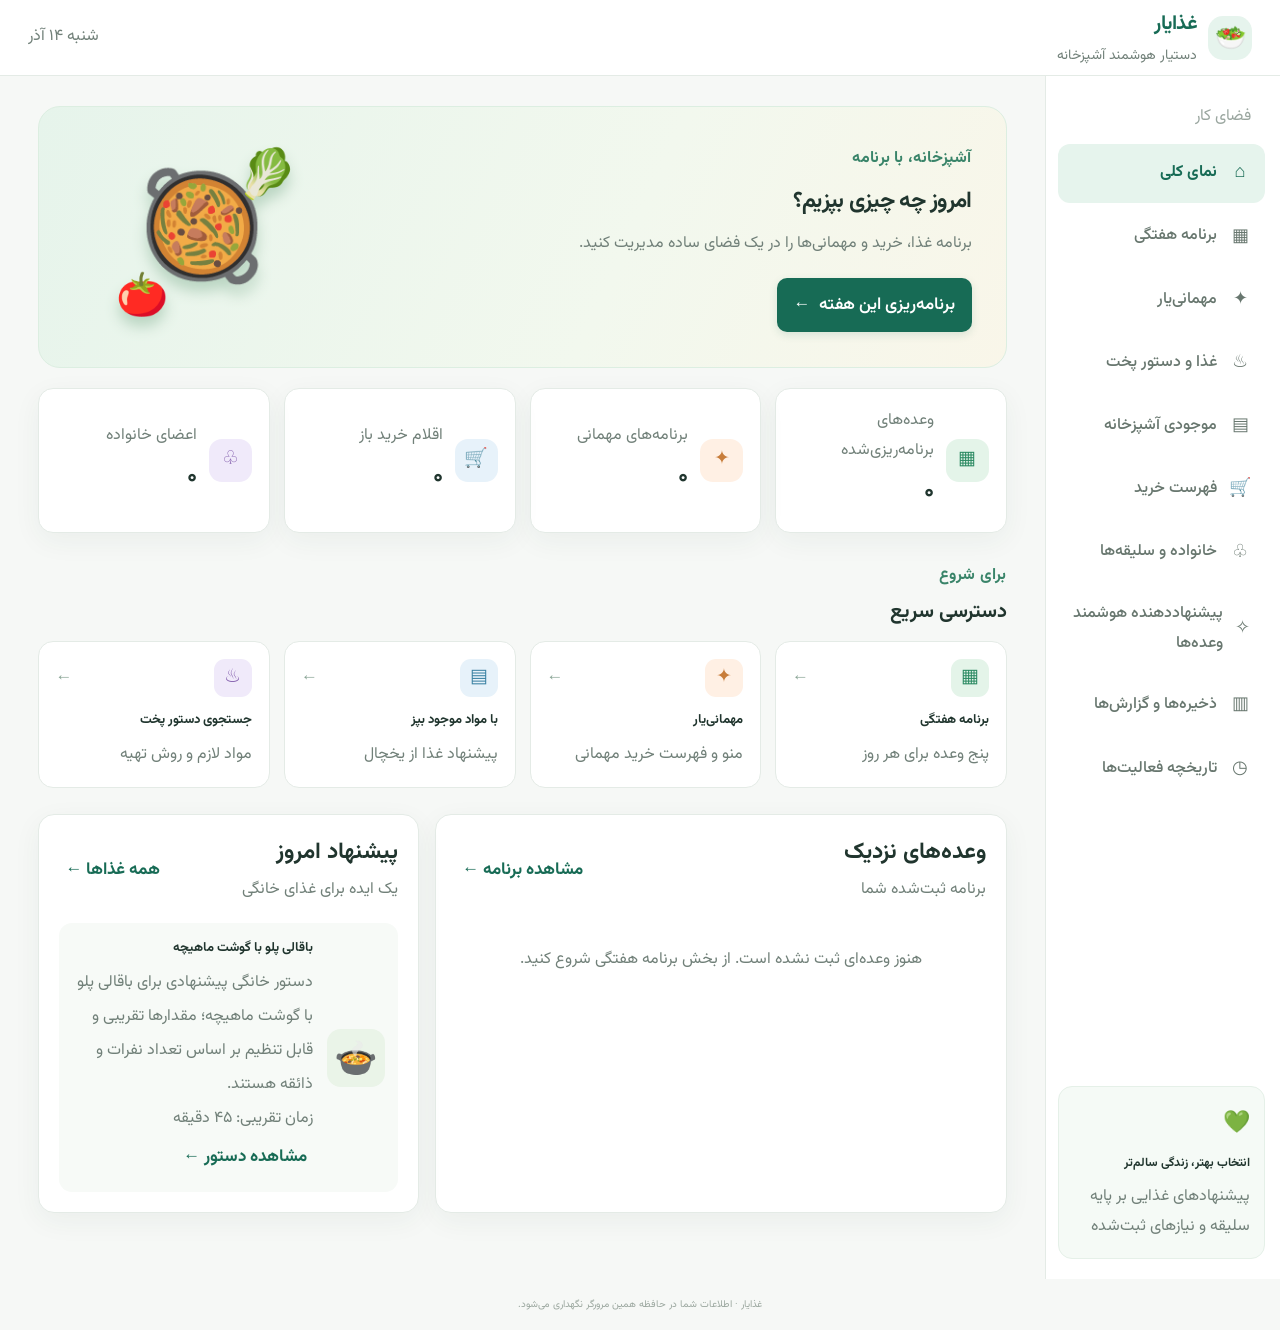
<file: index.html>
<!doctype html>
<html lang="fa" dir="rtl">
<head>
<meta charset="utf-8"><meta name="viewport" content="width=device-width,initial-scale=1">
<meta name="theme-color" content="#176b55"><meta name="description" content="غذایار؛ برنامه‌ریزی غذا، خانواده و مهمانی">
<link rel="manifest" href="manifest.webmanifest"><link rel="stylesheet" href="src/styles.css">
<title>غذایار | دستیار برنامه‌ریزی غذا</title>
</head>
<body>
<header class="topbar"><a class="brand" href="#dashboard" aria-label="غذایار"><span class="brand-icon">🥗</span><span><b>غذایار</b><small>دستیار هوشمند آشپزخانه</small></span></a><div class="top-actions"><span id="todayLabel" class="today-label"></span><input id="restoreFile" type="file" accept="application/json,.json" hidden></div></header>
<div class="app-shell"><aside class="sidebar"><div class="side-label">فضای کار</div><nav id="mainNav">
<button class="nav-item active" data-view="dashboard"><span>⌂</span> نمای کلی</button><button class="nav-item" data-view="weekly"><span>▦</span> برنامه هفتگی</button><button class="nav-item" data-view="party"><span>✦</span> مهمانی‌یار</button><button class="nav-item" data-view="recipes"><span>♨</span> غذا و دستور پخت</button><button class="nav-item" data-view="inventory"><span>▤</span> موجودی آشپزخانه</button><button class="nav-item" data-view="shopping"><span>🛒</span> فهرست خرید</button><button class="nav-item" data-view="family"><span>♧</span> خانواده و سلیقه‌ها</button><button class="nav-item" data-view="smartmenu"><span>✧</span> پیشنهاددهنده هوشمند وعده‌ها</button><button class="nav-item" data-view="reports"><span>▥</span> ذخیره‌ها و گزارش‌ها</button><button class="nav-item" data-view="history"><span>◷</span> تاریخچه فعالیت‌ها</button>
</nav><div class="sidebar-note"><span>💚</span><b>انتخاب بهتر، زندگی سالم‌تر</b><small>پیشنهادهای غذایی بر پایه سلیقه و نیازهای ثبت‌شده</small></div></aside>
<main class="main-content">
<section class="view active" id="dashboard"><div class="hero"><div><span class="eyebrow">آشپزخانه، با برنامه</span><h1>امروز چه چیزی بپزیم؟</h1><p>برنامه غذا، خرید و مهمانی‌ها را در یک فضای ساده مدیریت کنید.</p><button class="primary-btn" data-goto="weekly">برنامه‌ریزی این هفته <span>←</span></button></div><div class="hero-art">🥘<span>🥬</span><i>🍅</i></div></div>
<div class="stats-grid"><article class="stat-card"><span class="stat-icon green">▦</span><div><small>وعده‌های برنامه‌ریزی‌شده</small><strong id="statMeals">۰</strong></div></article><article class="stat-card"><span class="stat-icon orange">✦</span><div><small>برنامه‌های مهمانی</small><strong id="statParties">۰</strong></div></article><article class="stat-card"><span class="stat-icon blue">🛒</span><div><small>اقلام خرید باز</small><strong id="statShopping">۰</strong></div></article><article class="stat-card"><span class="stat-icon purple">♧</span><div><small>اعضای خانواده</small><strong id="statFamily">۰</strong></div></article></div>
<div class="section-heading"><div><span class="eyebrow">برای شروع</span><h2>دسترسی سریع</h2></div></div><div class="quick-grid"><button class="quick-card" data-goto="weekly"><span class="quick-icon mint">▦</span><b>برنامه هفتگی</b><small>پنج وعده برای هر روز</small><span class="quick-arrow">←</span></button><button class="quick-card" data-goto="party"><span class="quick-icon peach">✦</span><b>مهمانی‌یار</b><small>منو و فهرست خرید مهمانی</small><span class="quick-arrow">←</span></button><button class="quick-card" data-goto="inventory"><span class="quick-icon sky">▤</span><b>با مواد موجود بپز</b><small>پیشنهاد غذا از یخچال</small><span class="quick-arrow">←</span></button><button class="quick-card" data-goto="recipes"><span class="quick-icon lavender">♨</span><b>جستجوی دستور پخت</b><small>مواد لازم و روش تهیه</small><span class="quick-arrow">←</span></button></div>
<div class="two-col"><div class="panel"><div class="panel-head"><div><h3>وعده‌های نزدیک</h3><small>برنامه ثبت‌شده شما</small></div><button class="text-btn" data-goto="weekly">مشاهده برنامه ←</button></div><div id="upcomingMeals" class="empty-state">هنوز وعده‌ای ثبت نشده است. از بخش برنامه هفتگی شروع کنید.</div></div><div class="panel"><div class="panel-head"><div><h3>پیشنهاد امروز</h3><small>یک ایده برای غذای خانگی</small></div><button class="text-btn" data-goto="recipes">همه غذاها ←</button></div><div id="dailySuggestion" class="suggestion-box"></div></div></div>
</section>
<section class="view" id="weekly"><div class="page-title"><div><span class="eyebrow">برنامه‌ریزی</span><h1>برنامه غذایی هفتگی</h1><p>برای هر روز، صبحانه، میان‌وعده‌ها، ناهار و شام را انتخاب کنید.</p></div><div class="title-actions"><button class="secondary-btn" id="weekToShoppingBtn">افزودن مواد برنامه به فهرست خرید</button><button class="secondary-btn" id="weekMissingToShoppingBtn">افزودن مواد کسری</button><button class="secondary-btn" id="copyWeekNextBtn">کپی به هفته بعد</button><button class="secondary-btn" id="shareWeekBtn">ارسال برنامه به خانواده</button><button class="secondary-btn danger-btn" id="clearWeekBtn">🗑️ حذف برنامه هفتگی</button><button class="primary-btn" id="saveWeekBtn">ذخیره برنامه</button></div></div><div class="toolbar"><label>هفته از تاریخ (شمسی) <input type="text" id="weekStart" inputmode="numeric" placeholder="۱۴۰۵/۰۸/۰۶"></label><label>پروفایل غذا <select id="weekProfile"><option value="all">همه اعضای خانواده</option></select></label><button class="secondary-btn" id="autoWeekBtn">برنامه‌ریزی این هفته ←</button><span class="hint">برای هر خانه روی «انتخاب غذا» بزنید.</span></div><div id="weekPlanner" class="week-grid"></div></section>
<section class="view" id="party"><div class="page-title"><div><span class="eyebrow">میزبانی بدون آشفتگی</span><h1>مهمانی‌یار</h1><p>جزئیات مهمانی را ثبت کنید، منو بسازید و فهرست خرید بگیرید.</p></div></div><div class="party-layout"><div class="panel form-panel"><h3>مشخصات مهمانی</h3><form id="partyForm" class="form-grid"><label>عنوان مهمانی<input id="partyName" placeholder="مثلاً دورهمی جمعه" required></label><label>تعداد مهمان<input id="guestCount" type="number" min="1" max="1000" value="8" required></label><label>تاریخ مهمانی (شمسی)<input id="partyDate" type="text" inputmode="numeric" placeholder="۱۴۰۵/۰۸/۰۶" required></label><label>وعده مهمانی<select id="partyMeal"><option>صبحانه</option><option>ناهار</option><option>شام</option><option>میان‌وعده</option></select></label><label>نوع مهمانی<select id="partyType"><option>خودمانی</option><option>رسمی</option><option>مراسم جشن</option><option>مراسم عزا</option><option>خانوادگی</option><option>مجلل و مفصل</option></select></label><label>سبک غذا<select id="partyStyle"><option>سنتی</option><option>رسمی</option><option>فست‌فودی</option><option>مجلل</option><option>ساده</option><option>حاضری</option><option>گیاهی</option></select></label><label>بودجه تقریبی (تومان)<input id="partyBudget" type="number" min="0" placeholder="اختیاری"></label><label>یادداشت یا محدودیت غذایی<select id="partyNotes"><option value="">بدون محدودیت خاص</option><option>حساسیت به مغزها</option><option>حساسیت به لبنیات</option><option>حساسیت به تخم‌مرغ</option><option>حساسیت به گلوتن</option><option>گیاه‌خواری</option><option>وگان</option><option>بدون گوشت قرمز</option><option>کم‌نمک / فشار خون</option><option>ملاحظات دیابت</option><option>غذای بدون تندی</option><option>محدودیت غذایی دیگر</option></select></label><div class="full-width form-actions"><button class="primary-btn" type="submit">ایجاد / به‌روزرسانی منو</button><button class="secondary-btn" type="button" id="clearPartyBtn">پاک‌کردن فرم</button></div></form><div class="guest-box"><div class="panel-head"><div><h3>غذاهای پیشنهادی</h3><small>پیشنهاد خودکار بر اساس تعداد، وعده، نوع و محدودیت مهمانی</small></div><button class="secondary-btn" type="button" id="suggestPartyMenuBtn">پیشنهاد منو</button></div><div id="partySuggestedMenu" class="suggestion-list">پس از ثبت مشخصات، منوی پیشنهادی را بسازید.</div><div class="panel-head"><div><h3>فهرست مهمان‌ها</h3><small>نام‌ها و یادداشت‌های مهمانان</small></div></div><form id="guestForm" class="inline-form guest-form"><input id="guestName" placeholder="نام مهمان" required><input id="guestNote" placeholder="یادداشت (اختیاری)"><select id="guestDiet" aria-label="محدودیت غذایی"><option value="">بدون محدودیت ثبت‌شده</option><option value="vegetarian">گیاه‌خوار</option><option value="vegan">وگان</option><option value="diabetes">دیابت / نیاز به کنترل قند</option><option value="low-salt">فشار خون / کم‌نمک</option><option value="dairy">حساسیت به لبنیات</option><option value="nuts">حساسیت به مغزها</option><option value="egg">حساسیت به تخم‌مرغ</option><option value="spicy">حساسیت به ادویه تند</option></select><button class="secondary-btn" type="submit">افزودن</button></form><div id="guestList" class="chip-list"></div><div id="guestDietWarnings" class="party-alerts" aria-live="polite"></div></div></div>
<div class="panel menu-panel"><div class="panel-head"><div><h3>منوی مهمانی</h3><small id="partyMenuSummary">ابتدا مشخصات مهمانی را ثبت کنید.</small></div><button class="secondary-btn" id="savePartyBtn">ذخیره مهمانی</button></div><div class="recipe-filters compact"><input id="partySearch" placeholder="جستجوی غذا..."><select id="partyCategory"><option value="all">همه دسته‌ها</option><option>غذای اصلی</option><option>صبحانه</option><option>سالاد و پیش‌غذا</option><option>دسر</option><option>نوشیدنی</option><option>میان‌وعده</option></select></div><div id="partyRecipeResults" class="mini-recipe-grid"></div><h3 class="subheading">غذاهای انتخاب‌شده</h3><div id="partyMenuList" class="selected-list empty-state">هنوز غذایی به منو اضافه نشده است.</div><div class="menu-actions"><button class="primary-btn" id="partyShoppingBtn">ساخت فهرست خرید</button><button class="secondary-btn" id="printPartyBtn">چاپ منو</button><button class="secondary-btn" id="sharePartyBtn">اشتراک‌گذاری / واتساپ</button><button class="secondary-btn" id="partyPrepPdfBtn">PDF تشریفات و زمان‌بندی</button></div></div></div><div class="party-extra-grid"><section class="panel"><div class="panel-head"><div><h3>پیش‌بینی مواد و هزینه</h3><small>مقدار مواد با تعداد مهمانان مقیاس می‌شود؛ برای برآورد هزینه، قیمت‌ها را در فهرست خرید وارد کنید.</small></div><button type="button" class="secondary-btn" id="refreshPartyEstimate">به‌روزرسانی</button></div><div id="partyEstimate" class="party-estimate"></div><p class="muted small-note">قیمت بازار به‌صورت خودکار دریافت نمی‌شود؛ جمع هزینه فقط از قیمت‌های ثبت‌شده در فهرست خرید محاسبه می‌شود.</p></section><section class="panel"><div class="panel-head"><div><h3>چک‌لیست ظروف و تدارکات</h3><small>تعداد پیشنهادی بر اساس تعداد مهمانان</small></div></div><div id="partyChecklist" class="party-checklist"></div><form id="partyTaskForm" class="inline-form"><input id="partyTaskName" placeholder="کار یا وسیله دیگر..."><input id="partyTaskWhen" placeholder="زمان (مثلاً روز قبل، ۱۸:۰۰)"><button class="secondary-btn" type="submit">افزودن کار</button></form><h4 class="timeline-title">زمان‌بندی آماده‌سازی</h4><div id="partyTimeline" class="party-checklist"></div></section></div><div class="panel"><div class="panel-head"><div><h3>مهمانی‌های ذخیره‌شده</h3><small>برای مرور مهمانی‌های قبلی</small></div></div><div id="savedParties" class="saved-list"></div></div></section>
<section class="view" id="recipes"><div class="page-title"><div><span class="eyebrow">کتابخانه غذاها</span><h1>غذا و دستور پخت</h1><p>غذا را جستجو کنید یا بر اساس سبک و نیاز غذایی فیلتر کنید.</p></div></div><div class="recipe-filters"><input id="recipeSearch" placeholder="نام غذا یا ماده اولیه..."><select id="recipeCategory"><option value="all">همه دسته‌ها</option><option>غذای اصلی</option><option>صبحانه</option><option>سالاد و پیش‌غذا</option><option>دسر</option><option>نوشیدنی</option><option>میان‌وعده</option></select><select id="dietFilter"><option value="all">همه نیازهای غذایی</option><option value="vegetarian">گیاه‌خواری</option><option value="vegan">وگان</option><option value="raw">خام‌خواری</option><option value="diabetes">مناسب‌تر برای دیابت*</option><option value="pressure">کم‌نمک*</option><option value="heart">قلب‌دوست*</option><option value="sport">ورزشکار</option><option value="organic">ارگانیک/خانگی</option></select><select id="timeFilter"><option value="all">هر زمان آماده‌سازی</option><option value="quick">زیر ۳۰ دقیقه</option><option value="medium">۳۰ تا ۶۰ دقیقه</option></select></div><p class="disclaimer">* این برچسب‌ها راهنمای عمومی‌اند، نه توصیه درمانی. ترکیبات و مقدار مصرف باید با نظر متخصص و شرایط فرد تطبیق داده شود.</p><div id="recipeGrid" class="recipe-grid"></div></section>
<section class="view" id="inventory"><div class="page-title"><div><span class="eyebrow">مواد در دسترس · کاهش دورریز</span><h1>موجودی آشپزخانه</h1><p>محل نگهداری، مقدار و تاریخ خرید و انقضا را ثبت کنید تا غذاهای مناسب بر اساس موجودی شما پیشنهاد شوند.</p></div></div><div id="inventoryExpiryAlerts" class="inventory-alerts" aria-live="polite"></div><div class="two-col inventory-layout"><div class="panel"><h3>ثبت ماده غذایی</h3><form id="inventoryForm" class="form-grid inventory-form"><label>نام ماده غذایی<input id="ingredientName" placeholder="مثلاً گوجه‌فرنگی" required></label><label>گروه<select id="ingredientGroup"><option>سبزیجات</option><option>حبوبات</option><option>لبنیات</option><option>پروتئین</option><option>غلات</option><option>میوه</option><option>چاشنی</option><option>سایر</option></select></label><label>محل نگهداری<select id="ingredientLocation"><option>یخچال</option><option>فریزر</option><option selected>کابینت و انباری</option></select></label><label>مقدار / واحد<input id="ingredientQty" placeholder="مثلاً ۵۰۰ گرم"></label><label>تاریخ خرید (اختیاری)<input id="ingredientPurchaseDate" type="text" inputmode="numeric" placeholder="۱۴۰۵/۰۸/۰۶" autocomplete="off"></label><label>تاریخ انقضا (اختیاری)<input id="ingredientExpiryDate" type="text" inputmode="numeric" placeholder="۱۴۰۵/۰۸/۰۶" autocomplete="off"></label><div class="full-width form-actions"><button class="primary-btn" type="submit">افزودن به موجودی</button></div></form><div class="quick-add-wrap inventory-quick-add"><b>افزودن سریع مواد پرمصرف</b><p class="muted">برای ثبت اقلام رایج، فقط یک بار لمس کنید.</p><div id="inventoryQuickAdd" class="quick-add-list"><button type="button" data-inventory-quick="پیاز">🧅 پیاز</button><button type="button" data-inventory-quick="سیب‌زمینی">🥔 سیب‌زمینی</button><button type="button" data-inventory-quick="برنج">🍚 برنج</button><button type="button" data-inventory-quick="روغن">🫒 روغن</button><button type="button" data-inventory-quick="نمک">🧂 نمک</button><button type="button" data-inventory-quick="تخم‌مرغ">🥚 تخم‌مرغ</button><button type="button" data-inventory-quick="شیر">🥛 شیر</button><button type="button" data-inventory-quick="زعفران">🌼 زعفران</button></div></div><div id="inventoryList" class="inventory-list"></div></div><div class="panel"><div class="panel-head"><div><h3>غذاهای قابل تهیه</h3><small>درصد تطابق بر اساس مواد ثبت‌شده در موجودی</small></div></div><button id="suggestFromInventory" class="secondary-btn full-button">پیدا کردن غذاهای پیشنهادی</button><div id="inventorySuggestions" class="suggestion-list empty-state">مواد موجود را ثبت کنید و دکمه بالا را بزنید تا غذاهای قابل تهیه و مواد کسری نمایش داده شوند.</div></div></div></section><section class="view" id="shopping"><div class="page-title"><div><span class="eyebrow">خرید هوشمند</span><h1>فهرست خرید</h1><p>اقلام موردنیاز را ثبت، تیک بزنید یا از برنامه و مهمانی به این فهرست اضافه کنید.</p></div><div class="title-actions"><button class="secondary-btn" id="exportShoppingBtn">خروجی CSV</button><button class="secondary-btn" id="copyShoppingBtn">کپی متن فهرست</button><button class="secondary-btn" id="shareShoppingBtn">ارسال / اشتراک‌گذاری</button><button class="secondary-btn" id="clearCheckedBtn">حذف خریدشده‌ها</button><button class="primary-btn" id="printShoppingBtn">فهرست خرید برای چاپ</button></div></div><div class="panel"><form id="shoppingForm" class="shopping-add"><input id="shoppingItem" placeholder="نام قلم خرید" required><input id="shoppingQty" placeholder="مقدار پیشنهادی / دلخواه"><select id="shoppingCategory"><option value="auto">دسته‌بندی خودکار</option><option value="میوه‌جات و صیفی‌جات">🥦 میوه‌جات و صیفی‌جات</option><option value="پروتئینی و گوشت">🥩 پروتئینی و گوشت</option><option value="خواربار و حبوبات">🌾 خواربار و حبوبات</option><option value="لبنیات و سوپرمارکتی">🥛 لبنیات و سوپرمارکتی</option><option value="ادویه‌جات و معطرات">👑 ادویه‌جات و معطرات</option><option value="نان و شیرینی">نان و شیرینی</option><option value="سایر">سایر</option></select><input id="shoppingPrice" type="number" min="0" step="1000" inputmode="numeric" placeholder="هزینه تقریبی (تومان)"><button class="primary-btn" type="submit">افزودن به فهرست</button></form><div class="quick-add-wrap"><b>افزودن سریع اقلام پرمصرف</b><p class="muted">مقدارهای پیشنهادی تقریبی و بر اساس تعداد اعضای ثبت‌شده خانواده‌اند؛ قبل از خرید قابل ویرایش هستند.</p><div id="quickEssentials" class="quick-add-list"><button type="button" data-quick-item="نان">➕ نان</button><button type="button" data-quick-item="شیر">➕ شیر</button><button type="button" data-quick-item="تخم‌مرغ">➕ تخم‌مرغ</button><button type="button" data-quick-item="پیاز">➕ پیاز</button><button type="button" data-quick-item="سیب‌زمینی">➕ سیب‌زمینی</button><button type="button" data-quick-item="رب گوجه‌فرنگی">➕ رب گوجه</button><button type="button" data-quick-item="زعفران زر گل سپهران">➕ زعفران</button></div></div><div class="shopping-filters"><label>دسته‌بندی<select id="shoppingCategoryFilter"><option value="all">همه دسته‌ها</option><option value="میوه‌جات و صیفی‌جات">میوه‌جات و صیفی‌جات</option><option value="پروتئینی و گوشت">پروتئینی و گوشت</option><option value="خواربار و حبوبات">خواربار و حبوبات</option><option value="لبنیات و سوپرمارکتی">لبنیات و سوپرمارکتی</option><option value="ادویه‌جات و معطرات">ادویه‌جات و معطرات</option><option value="نان و شیرینی">نان و شیرینی</option><option value="سایر">سایر</option></select></label><label>منبع افزودن<select id="shoppingSourceFilter"><option value="all">همه منابع</option><option value="weekly">برنامه هفتگی</option><option value="party">مهمانی‌یار</option><option value="manual">دستی</option><option value="recipe">دستور پخت</option><option value="quick">افزودن سریع</option></select></label></div><div class="shopping-progress"><span id="shoppingProgressText">۰ از ۰ قلم خریداری شده</span><div class="progress-track"><div id="shoppingProgressBar"></div></div></div><div class="shopping-cost-summary">مجموع هزینه تقریبی: <strong id="shoppingTotalCost">۰ تومان</strong><small>هزینه هر قلم را می‌توانید در خود فهرست وارد یا اصلاح کنید.</small></div><div id="shoppingList" class="shopping-list empty-state">فهرست خرید شما خالی است.</div></div></section>
<section class="view" id="family"><div class="page-title"><div><span class="eyebrow">پیشنهاد متناسب با اعضا</span><h1>خانواده و سلیقه‌ها</h1><p>اعضای خانواده، سن، جنسیت، نیازهای غذایی و غذاهای موردعلاقه را ثبت کنید.</p></div><button class="primary-btn" data-goto="smartmenu">✧ پیشنهاددهنده هوشمند وعده‌ها</button></div><div class="two-col"><div class="panel"><h3>افزودن عضو خانواده</h3><form id="familyForm" class="form-grid"><label>نام عضو<input id="memberName" required placeholder="نام"></label><label>سن (سال)<input id="memberAge" type="number" min="0" max="120" required></label><label>جنسیت<select id="memberGender"><option>ترجیح می‌دهم نگویم</option><option>خانم</option><option>آقا</option><option>دیگر</option></select></label><label>وضعیت سلامت<select id="memberHealth"><option>عادی</option><option>دیابت</option><option>فشار خون بالا</option><option>بیماری قلبی</option><option>سالمند</option><option>نیازمند رژیم خاص</option></select></label><label>الگوی غذایی<select id="memberDiet"><option value="all">همه‌چیزخوار</option><option value="vegetarian">گیاه‌خوار</option><option value="vegan">وگان</option><option value="raw">خام‌خوار</option><option value="low-salt">کم‌نمک</option></select></label><label>سطح فعالیت<select id="memberActivity"><option>معمولی</option><option>کم‌تحرک</option><option>ورزشکار</option></select></label><label>هدف تغذیه‌ای / رژیمی<select id="memberGoal"><option value="maintain">تثبیت وزن و حفظ سلامت عمومی</option><option value="gain">افزایش وزن / عضله‌سازی</option><option value="loss">کاهش وزن / چربی‌سوزی</option><option value="glucose">کنترل قند خون / انسولین</option><option value="plant">الگوی گیاهی متنوع</option></select></label><label>طبع و مزاج‌شناسی<select id="memberTemperament"><option value="unspecified">مشخص نشده</option><option>گرم و خشک (صفراوی)</option><option>گرم و تر (دموی)</option><option>سرد و تر (بلغمی)</option><option>سرد و خشک (سوداوی)</option></select></label><label class="full-width">ترجیح بافت و سبک غذا<select id="memberTexture"><option value="any">همه سبک‌ها</option><option>برنجی و نانی سنتی (خورشت‌ها، پلوها، کباب‌ها)</option><option>سوپ‌ها، آش‌ها و غذاهای آبکی/پوتی</option><option>فست‌فودهای خانگی و سالم</option><option>غذاهای سبک، سالادها و پیش‌غذاهای سرد</option><option>خوراک‌های بخارپز و کم‌روغن</option></select></label><label class="full-width">وعده محبوب روزانه<select id="memberFavoriteMeal"><option value="any">بدون ترجیح مشخص</option><option>صبحانه مفصل</option><option>ناهار گرم</option><option>شام سبک</option><option>میان‌وعده و مقوی‌جات عصرانه</option></select></label><label class="full-width">غذاهای موردعلاقه<input id="memberLikes" placeholder="مثلاً عدس‌پلو، سوپ، سالاد (با ویرگول جدا کنید)"></label><label class="full-width">حساسیت یا غذاهای نامطلوب<input id="memberAvoid" placeholder="مثلاً بادام‌زمینی، قارچ"></label><div class="full-width"><button class="primary-btn" type="submit">ذخیره عضو خانواده</button></div></form></div><div class="panel"><div class="panel-head"><div><h3>اعضای ثبت‌شده</h3><small>اطلاعات فقط روی همین دستگاه ذخیره می‌شود.</small></div></div><div id="familyList" class="family-list empty-state">هنوز عضوی ثبت نشده است.</div></div></div><div class="panel health-note"><b>یادآوری سلامت</b><p>پیشنهادها عمومی‌اند و جایگزین نظر پزشک یا متخصص تغذیه نیستند. برای کودکان، سالمندان و افراد مبتلا به دیابت، فشار خون یا بیماری قلبی، محدودیت‌ها و مقدار غذا باید با شرایط فردی و توصیه درمانگر هماهنگ شود. «طبع» در این برنامه یک ترجیح سنتی است و معیار پزشکی اثبات‌شده محسوب نمی‌شود.</p></div></section>
<section class="view" id="smartmenu"><div class="page-title"><div><span class="eyebrow">Smart Menu Recommendations</span><h1>پیشنهاددهنده هوشمند وعده‌ها</h1><p>پیشنهادهای اولیه بر پایه سن، هدف، سلیقه، سبک غذا و وضعیت ثبت‌شده اعضای خانواده.</p></div></div><div class="panel"><div class="form-grid"><label>عضو خانواده<select id="smartMember"><option value="all">همه اعضای خانواده</option></select></label><label>نوع پیشنهاد<select id="smartAudience"><option value="personal">متناسب با عضو انتخاب‌شده</option><option value="child">کودکان و دانش‌آموزان</option><option value="elderly">سالمندان</option><option value="health">غذاهای سبک و کم‌نمک</option><option value="sport">ورزشکاران و پروتئین بیشتر</option></select></label><div class="full-width"><button id="generateSmartMenu" class="primary-btn">ساخت پیشنهادها</button></div></div></div><div id="smartMenuResults" class="panel suggestion-list"><p class="muted">یک عضو خانواده انتخاب کنید یا نوع پیشنهاد را تغییر دهید.</p></div><div id="smartMenuNotes" class="panel health-note"><b>نکته ایمنی</b><p>این پیشنهاددهنده تشخیص یا درمان ارائه نمی‌کند. برای رژیم درمانی، حساسیت غذایی یا بیماری زمینه‌ای، دستور پزشک/متخصص تغذیه را مقدم بدانید.</p></div></section>
<section class="view" id="reports"><div class="page-title"><div><span class="eyebrow">آرشیو شخصی</span><h1>ذخیره‌ها و گزارش‌ها</h1><p>برنامه‌ها، مهمانی‌ها و فهرست‌های قبلی را بر اساس تاریخ مرور کنید.</p></div><div class="title-actions"><button class="secondary-btn backup-action" id="backupBtn" type="button">دریافت فایل پشتیبان</button><button class="secondary-btn" id="refreshReportsBtn">به‌روزرسانی گزارش</button><button class="secondary-btn" id="exportAllBtn">خروجی اطلاعات CSV</button></div></div><div class="toolbar"><label>از تاریخ شمسی <input id="reportFrom" type="text" inputmode="numeric" placeholder="۱۴۰۵/۰۸/۰۶" aria-label="از تاریخ شمسی"></label><label>تا تاریخ شمسی <input id="reportTo" type="text" inputmode="numeric" placeholder="۱۴۰۵/۰۸/۳۰" aria-label="تا تاریخ شمسی"></label><label>نوع گزارش<select id="reportType"><option value="all">همه موارد</option><option value="party">مهمانی‌ها</option><option value="week">برنامه‌های هفتگی</option><option value="shopping">فهرست خرید</option></select></label><button class="primary-btn" id="applyReportFilter">اعمال فیلتر</button></div><div class="stats-grid report-stats"><article class="stat-card"><span class="stat-icon orange">✦</span><div><small>مهمانی‌های ذخیره‌شده</small><strong id="reportPartyCount">۰</strong></div></article><article class="stat-card"><span class="stat-icon green">▦</span><div><small>برنامه‌های هفتگی</small><strong id="reportWeekCount">۰</strong></div></article><article class="stat-card"><span class="stat-icon blue">🛒</span><div><small>اقلام فهرست خرید</small><strong id="reportShoppingCount">۰</strong></div></article></div><div id="reportResults" class="report-results"></div></section>
<section class="view" id="history"><div class="page-title"><div><span class="eyebrow">آرشیو فعالیت‌ها</span><h1>تاریخچه فعالیت‌ها</h1><p>برنامه‌های هفتگی ذخیره‌شده، سوابق مهمانی‌ها و خلاصه تغذیه خانواده را مرور کنید.</p></div><button class="secondary-btn" id="refreshHistoryBtn">به‌روزرسانی تاریخچه</button></div>
<div class="panel history-panel"><div class="panel-head"><div><h2>📦 آرشیو برنامه‌های هفتگی</h2><small>تاریخ شمسی، تعداد وعده‌ها، مشاهده جزئیات، بازیابی، ویرایش یا حذف</small></div><span class="history-count" id="historyWeekCount">۰ برنامه</span></div><div id="historyWeekArchive" class="history-list"></div></div>
<div class="panel history-panel"><div class="panel-head"><div><h2>🎉 آرشیو تاریخچه مهمانی‌ها</h2><small>جستجو بر اساس عنوان یا تاریخ و فیلتر نوع مهمانی</small></div><span class="history-count" id="historyPartyCount">۰ مهمانی</span></div><div class="toolbar history-filters"><label>جستجوی عنوان یا تاریخ شمسی<input id="historyPartySearch" placeholder="مثلاً ۱۰/۱۰/۱۴۰۴ یا تولد"></label><label>نوع مهمانی<select id="historyPartyType"><option value="all">همه انواع</option><option>خودمانی</option><option>رسمی</option><option>مراسم جشن</option><option>مراسم عزا</option><option>خانوادگی</option><option>مجلل و مفصل</option></select></label></div><div id="historyPartyArchive" class="history-list"></div></div>
<div class="panel history-panel"><div class="panel-head"><div><h2>📊 خلاصه تغذیه ماهانه</h2><small id="nutritionPeriodLabel">بر اساس برنامه‌ها و مهمانی‌های ثبت‌شده در ماه گذشته</small></div><button class="secondary-btn" id="refreshNutritionBtn">محاسبه مجدد</button></div><div id="monthlyNutritionSummary" class="nutrition-summary"></div><p class="muted small-note">این آمار فقط از اطلاعات ثبت‌شده در برنامه و رسپی‌ها محاسبه می‌شود؛ نشانگر «سالم» یا «ارگانیک» فقط در صورت وجود برچسب یا نشانه روشن در داده‌ها شمارش می‌شود و تأیید آزمایشگاهی نیست.</p></div></section>
</main></div><div id="toast" class="toast" role="status" aria-live="polite"></div><dialog id="recipeDialog" class="recipe-dialog"><button class="dialog-close" id="closeRecipeDialog" aria-label="بستن">×</button><div id="recipeDialogContent"></div></dialog><footer>غذایار · اطلاعات شما در حافظه همین مرورگر نگهداری می‌شود.</footer><script src="src/app.js"></script>
</body></html>
</file>
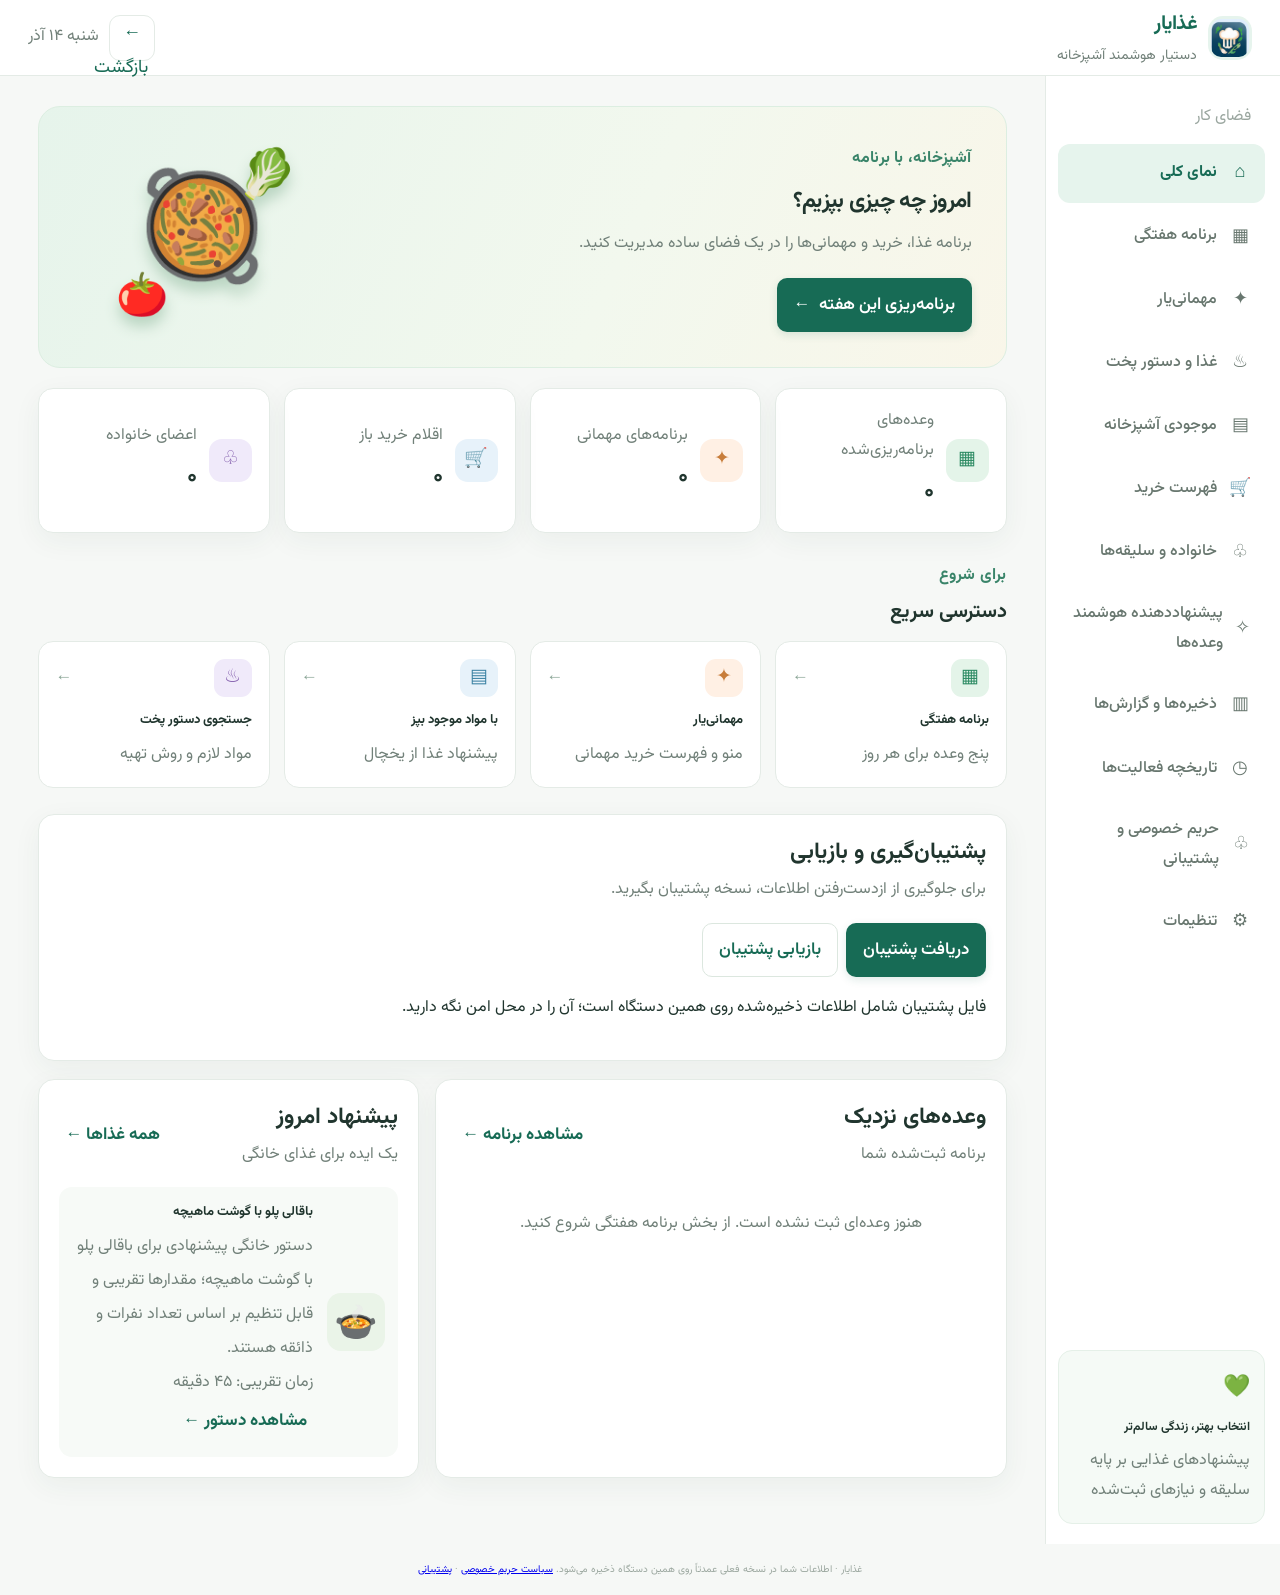
<file: app/src/main/assets/www/index.html>
<!doctype html>
<html lang="fa" dir="rtl">
<head>
<meta charset="utf-8"><meta name="viewport" content="width=device-width,initial-scale=1">
<meta name="theme-color" content="#176b55"><meta name="description" content="غذایار؛ برنامه‌ریزی غذا، خانواده و مهمانی">
<link rel="manifest" href="manifest.webmanifest"><link rel="icon" type="image/png" sizes="192x192" href="icon-192.png"><link rel="apple-touch-icon" href="apple-touch-icon.png"><link rel="stylesheet" href="src/styles.css">
<title>غذایار | دستیار برنامه‌ریزی غذا</title>
</head>
<body>
<header class="topbar"><a class="brand" href="#dashboard" aria-label="غذایار"><span class="brand-icon"><img src="icon-192.png" alt="آیکون غذایار" style="width:38px;height:38px;object-fit:contain;border-radius:10px"></span><span><b>غذایار</b><small>دستیار هوشمند آشپزخانه</small></span></a><div class="top-actions"><button class="icon-btn back-btn" id="appBackBtn" title="بازگشت" aria-label="بازگشت">← بازگشت</button><span id="todayLabel" class="today-label"></span><input id="restoreFile" type="file" accept="application/json,.json" hidden></div></header>
<div class="app-shell"><aside class="sidebar"><div class="side-label">فضای کار</div><nav id="mainNav">
<button class="nav-item active" data-view="dashboard"><span>⌂</span> نمای کلی</button><button class="nav-item" data-view="weekly"><span>▦</span> برنامه هفتگی</button><button class="nav-item" data-view="party"><span>✦</span> مهمانی‌یار</button><button class="nav-item" data-view="recipes"><span>♨</span> غذا و دستور پخت</button><button class="nav-item" data-view="inventory"><span>▤</span> موجودی آشپزخانه</button><button class="nav-item" data-view="shopping"><span>🛒</span> فهرست خرید</button><button class="nav-item" data-view="family"><span>♧</span> خانواده و سلیقه‌ها</button><button class="nav-item" data-view="smartmenu"><span>✧</span> پیشنهاددهنده هوشمند وعده‌ها</button><button class="nav-item" data-view="reports"><span>▥</span> ذخیره‌ها و گزارش‌ها</button><button class="nav-item" data-view="history"><span>◷</span> تاریخچه فعالیت‌ها</button><button class="nav-item" data-view="privacy"><span>♧</span> حریم خصوصی و پشتیبانی</button><button class="nav-item" data-view="settings"><span>⚙</span> تنظیمات</button>
</nav><div class="sidebar-note"><span>💚</span><b>انتخاب بهتر، زندگی سالم‌تر</b><small>پیشنهادهای غذایی بر پایه سلیقه و نیازهای ثبت‌شده</small></div></aside>
<main class="main-content">
<section class="view active" id="dashboard"><div class="hero"><div><span class="eyebrow">آشپزخانه، با برنامه</span><h1>امروز چه چیزی بپزیم؟</h1><p>برنامه غذا، خرید و مهمانی‌ها را در یک فضای ساده مدیریت کنید.</p><button class="primary-btn" data-goto="weekly">برنامه‌ریزی این هفته <span>←</span></button></div><div class="hero-art">🥘<span>🥬</span><i>🍅</i></div></div>
<div class="stats-grid"><article class="stat-card"><span class="stat-icon green">▦</span><div><small>وعده‌های برنامه‌ریزی‌شده</small><strong id="statMeals">۰</strong></div></article><article class="stat-card"><span class="stat-icon orange">✦</span><div><small>برنامه‌های مهمانی</small><strong id="statParties">۰</strong></div></article><article class="stat-card"><span class="stat-icon blue">🛒</span><div><small>اقلام خرید باز</small><strong id="statShopping">۰</strong></div></article><article class="stat-card"><span class="stat-icon purple">♧</span><div><small>اعضای خانواده</small><strong id="statFamily">۰</strong></div></article></div>
<div class="section-heading"><div><span class="eyebrow">برای شروع</span><h2>دسترسی سریع</h2></div></div><div class="quick-grid"><button class="quick-card" data-goto="weekly"><span class="quick-icon mint">▦</span><b>برنامه هفتگی</b><small>پنج وعده برای هر روز</small><span class="quick-arrow">←</span></button><button class="quick-card" data-goto="party"><span class="quick-icon peach">✦</span><b>مهمانی‌یار</b><small>منو و فهرست خرید مهمانی</small><span class="quick-arrow">←</span></button><button class="quick-card" data-goto="inventory"><span class="quick-icon sky">▤</span><b>با مواد موجود بپز</b><small>پیشنهاد غذا از یخچال</small><span class="quick-arrow">←</span></button><button class="quick-card" data-goto="recipes"><span class="quick-icon lavender">♨</span><b>جستجوی دستور پخت</b><small>مواد لازم و روش تهیه</small><span class="quick-arrow">←</span></button></div>
<div class="panel dashboard-backup-panel"><div class="panel-head"><div><h3>پشتیبان‌گیری و بازیابی</h3><small>برای جلوگیری از ازدست‌رفتن اطلاعات، نسخه پشتیبان بگیرید.</small></div></div><div class="menu-actions"><button class="primary-btn" id="dashboardBackupBtn" type="button">دریافت پشتیبان</button><button class="secondary-btn" id="dashboardRestoreBtn" type="button">بازیابی پشتیبان</button></div><p class="muted">فایل پشتیبان شامل اطلاعات ذخیره‌شده روی همین دستگاه است؛ آن را در محل امن نگه دارید.</p></div>
<div class="two-col"><div class="panel"><div class="panel-head"><div><h3>وعده‌های نزدیک</h3><small>برنامه ثبت‌شده شما</small></div><button class="text-btn" data-goto="weekly">مشاهده برنامه ←</button></div><div id="upcomingMeals" class="empty-state">هنوز وعده‌ای ثبت نشده است. از بخش برنامه هفتگی شروع کنید.</div></div><div class="panel"><div class="panel-head"><div><h3>پیشنهاد امروز</h3><small>یک ایده برای غذای خانگی</small></div><button class="text-btn" data-goto="recipes">همه غذاها ←</button></div><div id="dailySuggestion" class="suggestion-box"></div></div></div>
</section>
<section class="view" id="weekly"><div class="page-title"><div><span class="eyebrow">برنامه‌ریزی</span><h1>برنامه غذایی هفتگی</h1><p>برای هر روز، صبحانه، میان‌وعده‌ها، ناهار و شام را انتخاب کنید.</p></div><div class="title-actions"><button class="secondary-btn" id="weekToShoppingBtn">افزودن مواد برنامه به فهرست خرید</button><button class="secondary-btn" id="weekMissingToShoppingBtn">افزودن مواد کسری</button><button class="secondary-btn" id="copyWeekNextBtn">کپی به هفته بعد</button><button class="secondary-btn" id="shareWeekBtn">ارسال برنامه به خانواده</button><button class="secondary-btn danger-btn" id="clearWeekBtn">🗑️ حذف برنامه هفتگی</button><button class="primary-btn" id="saveWeekBtn">ذخیره برنامه</button></div></div><div class="toolbar"><label>هفته از تاریخ (شمسی) <input type="text" id="weekStart" inputmode="numeric" placeholder="۱۴۰۵/۰۸/۰۶"></label><label>پروفایل غذا <select id="weekProfile"><option value="all">همه اعضای خانواده</option></select></label><button class="secondary-btn" id="autoWeekBtn">برنامه‌ریزی این هفته ←</button><span class="hint">برای هر خانه روی «انتخاب غذا» بزنید.</span></div><div id="weekPlanner" class="week-grid"></div></section>
<section class="view" id="party"><div class="page-title"><div><span class="eyebrow">میزبانی بدون آشفتگی</span><h1>مهمانی‌یار</h1><p>جزئیات مهمانی را ثبت کنید، منو بسازید و فهرست خرید بگیرید.</p></div></div><div class="party-layout"><div class="panel form-panel"><h3>مشخصات مهمانی</h3><form id="partyForm" class="form-grid"><label>عنوان مهمانی<input id="partyName" placeholder="مثلاً دورهمی جمعه" required></label><label>تعداد مهمان<input id="guestCount" type="number" min="1" max="1000" value="8" required></label><label>تاریخ مهمانی (شمسی)<input id="partyDate" type="text" inputmode="numeric" placeholder="۱۴۰۵/۰۸/۰۶" required></label><label>وعده مهمانی<select id="partyMeal"><option>صبحانه</option><option>ناهار</option><option>شام</option><option>میان‌وعده</option></select></label><label>نوع مهمانی<select id="partyType"><option>خودمانی</option><option>رسمی</option><option>مراسم جشن</option><option>مراسم عزا</option><option>خانوادگی</option><option>مجلل و مفصل</option></select></label><label>سبک غذا<select id="partyStyle"><option>سنتی</option><option>رسمی</option><option>فست‌فودی</option><option>مجلل</option><option>ساده</option><option>حاضری</option><option>گیاهی</option></select></label><label>بودجه تقریبی (تومان)<input id="partyBudget" type="number" min="0" placeholder="اختیاری"></label><label>یادداشت یا محدودیت غذایی<select id="partyNotes"><option value="">بدون محدودیت خاص</option><option>حساسیت به مغزها</option><option>حساسیت به لبنیات</option><option>حساسیت به تخم‌مرغ</option><option>حساسیت به گلوتن</option><option>گیاه‌خواری</option><option>وگان</option><option>بدون گوشت قرمز</option><option>کم‌نمک / فشار خون</option><option>ملاحظات دیابت</option><option>غذای بدون تندی</option><option>محدودیت غذایی دیگر</option></select></label><div class="full-width form-actions"><button class="primary-btn" type="submit">ایجاد / به‌روزرسانی منو</button><button class="secondary-btn" type="button" id="clearPartyBtn">پاک‌کردن فرم</button></div></form><div class="guest-box"><div class="panel-head"><div><h3>غذاهای پیشنهادی</h3><small>پیشنهاد خودکار بر اساس تعداد، وعده، نوع و محدودیت مهمانی</small></div><button class="secondary-btn" type="button" id="suggestPartyMenuBtn">پیشنهاد منو</button></div><div id="partySuggestedMenu" class="suggestion-list">پس از ثبت مشخصات، منوی پیشنهادی را بسازید.</div><div class="panel-head"><div><h3>فهرست مهمان‌ها</h3><small>نام‌ها و یادداشت‌های مهمانان</small></div></div><form id="guestForm" class="inline-form guest-form"><input id="guestName" placeholder="نام مهمان" required><input id="guestNote" placeholder="یادداشت (اختیاری)"><select id="guestDiet" aria-label="محدودیت غذایی"><option value="">بدون محدودیت ثبت‌شده</option><option value="vegetarian">گیاه‌خوار</option><option value="vegan">وگان</option><option value="diabetes">دیابت / نیاز به کنترل قند</option><option value="low-salt">فشار خون / کم‌نمک</option><option value="dairy">حساسیت به لبنیات</option><option value="nuts">حساسیت به مغزها</option><option value="egg">حساسیت به تخم‌مرغ</option><option value="spicy">حساسیت به ادویه تند</option></select><button class="secondary-btn" type="submit">افزودن</button></form><div id="guestList" class="chip-list"></div><div id="guestDietWarnings" class="party-alerts" aria-live="polite"></div></div></div>
<div class="panel menu-panel"><div class="panel-head"><div><h3>منوی مهمانی</h3><small id="partyMenuSummary">ابتدا مشخصات مهمانی را ثبت کنید.</small></div><button class="secondary-btn" id="savePartyBtn">ذخیره مهمانی</button></div><div class="recipe-filters compact"><input id="partySearch" placeholder="جستجوی غذا..."><select id="partyCategory"><option value="all">همه دسته‌ها</option><option>غذای اصلی</option><option>صبحانه</option><option>سالاد و پیش‌غذا</option><option>دسر</option><option>نوشیدنی</option><option>میان‌وعده</option></select></div><div id="partyRecipeResults" class="mini-recipe-grid"></div><h3 class="subheading">غذاهای انتخاب‌شده</h3><div id="partyMenuList" class="selected-list empty-state">هنوز غذایی به منو اضافه نشده است.</div><div class="menu-actions"><button class="primary-btn" id="partyShoppingBtn">ساخت فهرست خرید</button><button class="secondary-btn" id="printPartyBtn">چاپ منو</button><button class="secondary-btn" id="sharePartyBtn">اشتراک‌گذاری / واتساپ</button><button class="secondary-btn" id="partyPrepPdfBtn">PDF تشریفات و زمان‌بندی</button></div></div></div><div class="party-extra-grid"><section class="panel"><div class="panel-head"><div><h3>پیش‌بینی مواد و هزینه</h3><small>مقدار مواد با تعداد مهمانان مقیاس می‌شود؛ برای برآورد هزینه، قیمت‌ها را در فهرست خرید وارد کنید.</small></div><button type="button" class="secondary-btn" id="refreshPartyEstimate">به‌روزرسانی</button></div><div id="partyEstimate" class="party-estimate"></div><p class="muted small-note">قیمت بازار به‌صورت خودکار دریافت نمی‌شود؛ جمع هزینه فقط از قیمت‌های ثبت‌شده در فهرست خرید محاسبه می‌شود.</p></section><section class="panel"><div class="panel-head"><div><h3>چک‌لیست ظروف و تدارکات</h3><small>تعداد پیشنهادی بر اساس تعداد مهمانان</small></div></div><div id="partyChecklist" class="party-checklist"></div><form id="partyTaskForm" class="inline-form"><input id="partyTaskName" placeholder="کار یا وسیله دیگر..."><input id="partyTaskWhen" placeholder="زمان (مثلاً روز قبل، ۱۸:۰۰)"><button class="secondary-btn" type="submit">افزودن کار</button></form><h4 class="timeline-title">زمان‌بندی آماده‌سازی</h4><div id="partyTimeline" class="party-checklist"></div></section></div><div class="panel"><div class="panel-head"><div><h3>مهمانی‌های ذخیره‌شده</h3><small>برای مرور مهمانی‌های قبلی</small></div></div><div id="savedParties" class="saved-list"></div></div></section>
<section class="view" id="recipes"><div class="page-title"><div><span class="eyebrow">کتابخانه غذاها</span><h1>غذا و دستور پخت</h1><p>غذا را جستجو کنید یا بر اساس سبک و نیاز غذایی فیلتر کنید.</p></div></div><div class="recipe-filters"><input id="recipeSearch" placeholder="نام غذا یا ماده اولیه..."><select id="recipeCategory"><option value="all">همه دسته‌ها</option><option>غذای اصلی</option><option>صبحانه</option><option>سالاد و پیش‌غذا</option><option>دسر</option><option>نوشیدنی</option><option>میان‌وعده</option></select><select id="dietFilter"><option value="all">همه نیازهای غذایی</option><option value="vegetarian">گیاه‌خواری</option><option value="vegan">وگان</option><option value="raw">خام‌خواری</option><option value="diabetes">مناسب‌تر برای دیابت*</option><option value="pressure">کم‌نمک*</option><option value="heart">قلب‌دوست*</option><option value="sport">ورزشکار</option><option value="organic">ارگانیک/خانگی</option></select><select id="timeFilter"><option value="all">هر زمان آماده‌سازی</option><option value="quick">زیر ۳۰ دقیقه</option><option value="medium">۳۰ تا ۶۰ دقیقه</option></select></div><p class="disclaimer">* این برچسب‌ها راهنمای عمومی‌اند، نه توصیه درمانی. ترکیبات و مقدار مصرف باید با نظر متخصص و شرایط فرد تطبیق داده شود.</p><div id="recipeGrid" class="recipe-grid"></div></section>
<section class="view" id="inventory"><div class="page-title"><div><span class="eyebrow">مواد در دسترس · کاهش دورریز</span><h1>موجودی آشپزخانه</h1><p>محل نگهداری، مقدار و تاریخ خرید و انقضا را ثبت کنید تا غذاهای مناسب بر اساس موجودی شما پیشنهاد شوند.</p></div></div><div id="inventoryExpiryAlerts" class="inventory-alerts" aria-live="polite"></div><div class="two-col inventory-layout"><div class="panel"><h3>ثبت ماده غذایی</h3><form id="inventoryForm" class="form-grid inventory-form"><label>نام ماده غذایی<input id="ingredientName" placeholder="مثلاً گوجه‌فرنگی" required></label><label>گروه<select id="ingredientGroup"><option>سبزیجات</option><option>حبوبات</option><option>لبنیات</option><option>پروتئین</option><option>غلات</option><option>میوه</option><option>چاشنی</option><option>سایر</option></select></label><label>محل نگهداری<select id="ingredientLocation"><option>یخچال</option><option>فریزر</option><option selected>کابینت و انباری</option></select></label><label>مقدار / واحد<input id="ingredientQty" placeholder="مثلاً ۵۰۰ گرم"></label><label>تاریخ خرید (اختیاری)<input id="ingredientPurchaseDate" type="text" inputmode="numeric" placeholder="۱۴۰۵/۰۸/۰۶" autocomplete="off"></label><label>تاریخ انقضا (اختیاری)<input id="ingredientExpiryDate" type="text" inputmode="numeric" placeholder="۱۴۰۵/۰۸/۰۶" autocomplete="off"></label><div class="full-width form-actions"><button class="primary-btn" type="submit">افزودن به موجودی</button></div></form><div class="quick-add-wrap inventory-quick-add"><b>افزودن سریع مواد پرمصرف</b><p class="muted">برای ثبت اقلام رایج، فقط یک بار لمس کنید.</p><div id="inventoryQuickAdd" class="quick-add-list"><button type="button" data-inventory-quick="پیاز">🧅 پیاز</button><button type="button" data-inventory-quick="سیب‌زمینی">🥔 سیب‌زمینی</button><button type="button" data-inventory-quick="برنج">🍚 برنج</button><button type="button" data-inventory-quick="روغن">🫒 روغن</button><button type="button" data-inventory-quick="نمک">🧂 نمک</button><button type="button" data-inventory-quick="تخم‌مرغ">🥚 تخم‌مرغ</button><button type="button" data-inventory-quick="شیر">🥛 شیر</button><button type="button" data-inventory-quick="زعفران">🌼 زعفران</button></div></div><div id="inventoryList" class="inventory-list"></div></div><div class="panel"><div class="panel-head"><div><h3>غذاهای قابل تهیه</h3><small>درصد تطابق بر اساس مواد ثبت‌شده در موجودی</small></div></div><button id="suggestFromInventory" class="secondary-btn full-button">پیدا کردن غذاهای پیشنهادی</button><div id="inventorySuggestions" class="suggestion-list empty-state">مواد موجود را ثبت کنید و دکمه بالا را بزنید تا غذاهای قابل تهیه و مواد کسری نمایش داده شوند.</div></div></div></section><section class="view" id="shopping"><div class="page-title"><div><span class="eyebrow">خرید هوشمند</span><h1>فهرست خرید</h1><p>اقلام موردنیاز را ثبت، تیک بزنید یا از برنامه و مهمانی به این فهرست اضافه کنید.</p></div><div class="title-actions"><button class="secondary-btn" id="exportShoppingBtn">خروجی CSV</button><button class="secondary-btn" id="copyShoppingBtn">کپی متن فهرست</button><button class="secondary-btn" id="shareShoppingBtn">ارسال / اشتراک‌گذاری</button><button class="secondary-btn" id="clearCheckedBtn">حذف خریدشده‌ها</button><button class="primary-btn" id="printShoppingBtn">فهرست خرید برای چاپ</button></div></div><div class="panel"><form id="shoppingForm" class="shopping-add"><input id="shoppingItem" placeholder="نام قلم خرید" required><input id="shoppingQty" placeholder="مقدار پیشنهادی / دلخواه"><select id="shoppingCategory"><option value="auto">دسته‌بندی خودکار</option><option value="میوه‌جات و صیفی‌جات">🥦 میوه‌جات و صیفی‌جات</option><option value="پروتئینی و گوشت">🥩 پروتئینی و گوشت</option><option value="خواربار و حبوبات">🌾 خواربار و حبوبات</option><option value="لبنیات و سوپرمارکتی">🥛 لبنیات و سوپرمارکتی</option><option value="ادویه‌جات و معطرات">👑 ادویه‌جات و معطرات</option><option value="نان و شیرینی">نان و شیرینی</option><option value="سایر">سایر</option></select><input id="shoppingPrice" type="number" min="0" step="1000" inputmode="numeric" placeholder="هزینه تقریبی (تومان)"><button class="primary-btn" type="submit">افزودن به فهرست</button></form><div class="quick-add-wrap"><b>افزودن سریع اقلام پرمصرف</b><p class="muted">مقدارهای پیشنهادی تقریبی و بر اساس تعداد اعضای ثبت‌شده خانواده‌اند؛ قبل از خرید قابل ویرایش هستند.</p><div id="quickEssentials" class="quick-add-list"><button type="button" data-quick-item="نان">➕ نان</button><button type="button" data-quick-item="شیر">➕ شیر</button><button type="button" data-quick-item="تخم‌مرغ">➕ تخم‌مرغ</button><button type="button" data-quick-item="پیاز">➕ پیاز</button><button type="button" data-quick-item="سیب‌زمینی">➕ سیب‌زمینی</button><button type="button" data-quick-item="رب گوجه‌فرنگی">➕ رب گوجه</button><button type="button" data-quick-item="زعفران زر گل سپهران">➕ زعفران</button></div></div><div class="shopping-filters"><label>دسته‌بندی<select id="shoppingCategoryFilter"><option value="all">همه دسته‌ها</option><option value="میوه‌جات و صیفی‌جات">میوه‌جات و صیفی‌جات</option><option value="پروتئینی و گوشت">پروتئینی و گوشت</option><option value="خواربار و حبوبات">خواربار و حبوبات</option><option value="لبنیات و سوپرمارکتی">لبنیات و سوپرمارکتی</option><option value="ادویه‌جات و معطرات">ادویه‌جات و معطرات</option><option value="نان و شیرینی">نان و شیرینی</option><option value="سایر">سایر</option></select></label><label>منبع افزودن<select id="shoppingSourceFilter"><option value="all">همه منابع</option><option value="weekly">برنامه هفتگی</option><option value="party">مهمانی‌یار</option><option value="manual">دستی</option><option value="recipe">دستور پخت</option><option value="quick">افزودن سریع</option></select></label></div><div class="shopping-progress"><span id="shoppingProgressText">۰ از ۰ قلم خریداری شده</span><div class="progress-track"><div id="shoppingProgressBar"></div></div></div><div class="shopping-cost-summary">مجموع هزینه تقریبی: <strong id="shoppingTotalCost">۰ تومان</strong><small>هزینه هر قلم را می‌توانید در خود فهرست وارد یا اصلاح کنید.</small></div><div id="shoppingList" class="shopping-list empty-state">فهرست خرید شما خالی است.</div></div></section>
<section class="view" id="family"><div class="page-title"><div><span class="eyebrow">پیشنهاد متناسب با اعضا</span><h1>خانواده و سلیقه‌ها</h1><p>اعضای خانواده، سن، جنسیت، نیازهای غذایی و غذاهای موردعلاقه را ثبت کنید.</p></div><button class="primary-btn" data-goto="smartmenu">✧ پیشنهاددهنده هوشمند وعده‌ها</button></div><div class="two-col"><div class="panel"><h3>افزودن عضو خانواده</h3><form id="familyForm" class="form-grid"><label>نام عضو<input id="memberName" required placeholder="نام"></label><label>سن (سال)<input id="memberAge" type="number" min="0" max="120" required></label><label>جنسیت<select id="memberGender"><option>ترجیح می‌دهم نگویم</option><option>خانم</option><option>آقا</option><option>دیگر</option></select></label><label>وضعیت سلامت<select id="memberHealth"><option>عادی</option><option>دیابت</option><option>فشار خون بالا</option><option>بیماری قلبی</option><option>سالمند</option><option>نیازمند رژیم خاص</option></select></label><label>الگوی غذایی<select id="memberDiet"><option value="all">همه‌چیزخوار</option><option value="vegetarian">گیاه‌خوار</option><option value="vegan">وگان</option><option value="raw">خام‌خوار</option><option value="low-salt">کم‌نمک</option></select></label><label>سطح فعالیت<select id="memberActivity"><option>معمولی</option><option>کم‌تحرک</option><option>ورزشکار</option></select></label><label>هدف تغذیه‌ای / رژیمی<select id="memberGoal"><option value="maintain">تثبیت وزن و حفظ سلامت عمومی</option><option value="gain">افزایش وزن / عضله‌سازی</option><option value="loss">کاهش وزن / چربی‌سوزی</option><option value="glucose">کنترل قند خون / انسولین</option><option value="plant">الگوی گیاهی متنوع</option></select></label><label>طبع و مزاج‌شناسی<select id="memberTemperament"><option value="unspecified">مشخص نشده</option><option>گرم و خشک (صفراوی)</option><option>گرم و تر (دموی)</option><option>سرد و تر (بلغمی)</option><option>سرد و خشک (سوداوی)</option></select></label><label class="full-width">ترجیح بافت و سبک غذا<select id="memberTexture"><option value="any">همه سبک‌ها</option><option>برنجی و نانی سنتی (خورشت‌ها، پلوها، کباب‌ها)</option><option>سوپ‌ها، آش‌ها و غذاهای آبکی/پوتی</option><option>فست‌فودهای خانگی و سالم</option><option>غذاهای سبک، سالادها و پیش‌غذاهای سرد</option><option>خوراک‌های بخارپز و کم‌روغن</option></select></label><label class="full-width">وعده محبوب روزانه<select id="memberFavoriteMeal"><option value="any">بدون ترجیح مشخص</option><option>صبحانه مفصل</option><option>ناهار گرم</option><option>شام سبک</option><option>میان‌وعده و مقوی‌جات عصرانه</option></select></label><label class="full-width">غذاهای موردعلاقه<input id="memberLikes" placeholder="مثلاً عدس‌پلو، سوپ، سالاد (با ویرگول جدا کنید)"></label><label class="full-width">حساسیت یا غذاهای نامطلوب<input id="memberAvoid" placeholder="مثلاً بادام‌زمینی، قارچ"></label><div class="full-width"><button class="primary-btn" type="submit">ذخیره عضو خانواده</button></div></form></div><div class="panel"><div class="panel-head"><div><h3>اعضای ثبت‌شده</h3><small>اطلاعات فقط روی همین دستگاه ذخیره می‌شود.</small></div></div><div id="familyList" class="family-list empty-state">هنوز عضوی ثبت نشده است.</div></div></div><div class="panel health-note"><b>یادآوری سلامت</b><p>پیشنهادها عمومی‌اند و جایگزین نظر پزشک یا متخصص تغذیه نیستند. برای کودکان، سالمندان و افراد مبتلا به دیابت، فشار خون یا بیماری قلبی، محدودیت‌ها و مقدار غذا باید با شرایط فردی و توصیه درمانگر هماهنگ شود. «طبع» در این برنامه یک ترجیح سنتی است و معیار پزشکی اثبات‌شده محسوب نمی‌شود.</p></div></section>
<section class="view" id="smartmenu"><div class="page-title"><div><span class="eyebrow">Smart Menu Recommendations</span><h1>پیشنهاددهنده هوشمند وعده‌ها</h1><p>پیشنهادهای اولیه بر پایه سن، هدف، سلیقه، سبک غذا و وضعیت ثبت‌شده اعضای خانواده.</p></div></div><div class="panel"><div class="form-grid"><label>عضو خانواده<select id="smartMember"><option value="all">همه اعضای خانواده</option></select></label><label>نوع پیشنهاد<select id="smartAudience"><option value="personal">متناسب با عضو انتخاب‌شده</option><option value="child">کودکان و دانش‌آموزان</option><option value="elderly">سالمندان</option><option value="health">غذاهای سبک و کم‌نمک</option><option value="sport">ورزشکاران و پروتئین بیشتر</option></select></label><div class="full-width"><button id="generateSmartMenu" class="primary-btn">ساخت پیشنهادها</button></div></div></div><div id="smartMenuResults" class="panel suggestion-list"><p class="muted">یک عضو خانواده انتخاب کنید یا نوع پیشنهاد را تغییر دهید.</p></div><div id="smartMenuNotes" class="panel health-note"><b>نکته ایمنی</b><p>این پیشنهاددهنده تشخیص یا درمان ارائه نمی‌کند. برای رژیم درمانی، حساسیت غذایی یا بیماری زمینه‌ای، دستور پزشک/متخصص تغذیه را مقدم بدانید.</p></div></section>
<section class="view" id="reports"><div class="page-title"><div><span class="eyebrow">آرشیو شخصی</span><h1>ذخیره‌ها و گزارش‌ها</h1><p>برنامه‌ها، مهمانی‌ها و فهرست‌های قبلی را بر اساس تاریخ مرور کنید.</p></div><div class="title-actions"><button class="secondary-btn backup-action" id="backupBtn" type="button">دریافت فایل پشتیبان</button><button class="secondary-btn" id="refreshReportsBtn">به‌روزرسانی گزارش</button><button class="secondary-btn" id="exportAllBtn">خروجی اطلاعات CSV</button></div></div><div class="toolbar"><label>از تاریخ شمسی <input id="reportFrom" type="text" inputmode="numeric" placeholder="۱۴۰۵/۰۸/۰۶" aria-label="از تاریخ شمسی"></label><label>تا تاریخ شمسی <input id="reportTo" type="text" inputmode="numeric" placeholder="۱۴۰۵/۰۸/۳۰" aria-label="تا تاریخ شمسی"></label><label>نوع گزارش<select id="reportType"><option value="all">همه موارد</option><option value="party">مهمانی‌ها</option><option value="week">برنامه‌های هفتگی</option><option value="shopping">فهرست خرید</option></select></label><button class="primary-btn" id="applyReportFilter">اعمال فیلتر</button></div><div class="stats-grid report-stats"><article class="stat-card"><span class="stat-icon orange">✦</span><div><small>مهمانی‌های ذخیره‌شده</small><strong id="reportPartyCount">۰</strong></div></article><article class="stat-card"><span class="stat-icon green">▦</span><div><small>برنامه‌های هفتگی</small><strong id="reportWeekCount">۰</strong></div></article><article class="stat-card"><span class="stat-icon blue">🛒</span><div><small>اقلام فهرست خرید</small><strong id="reportShoppingCount">۰</strong></div></article></div><div id="reportResults" class="report-results"></div></section>
<section class="view" id="history"><div class="page-title"><div><span class="eyebrow">آرشیو فعالیت‌ها</span><h1>تاریخچه فعالیت‌ها</h1><p>برنامه‌های هفتگی ذخیره‌شده، سوابق مهمانی‌ها و خلاصه تغذیه خانواده را مرور کنید.</p></div><button class="secondary-btn" id="refreshHistoryBtn">به‌روزرسانی تاریخچه</button></div>
<div class="panel history-panel"><div class="panel-head"><div><h2>📦 آرشیو برنامه‌های هفتگی</h2><small>تاریخ شمسی، تعداد وعده‌ها، مشاهده جزئیات، بازیابی، ویرایش یا حذف</small></div><span class="history-count" id="historyWeekCount">۰ برنامه</span></div><div id="historyWeekArchive" class="history-list"></div></div>
<div class="panel history-panel"><div class="panel-head"><div><h2>🎉 آرشیو تاریخچه مهمانی‌ها</h2><small>جستجو بر اساس عنوان یا تاریخ و فیلتر نوع مهمانی</small></div><span class="history-count" id="historyPartyCount">۰ مهمانی</span></div><div class="toolbar history-filters"><label>جستجوی عنوان یا تاریخ شمسی<input id="historyPartySearch" placeholder="مثلاً ۱۰/۱۰/۱۴۰۴ یا تولد"></label><label>نوع مهمانی<select id="historyPartyType"><option value="all">همه انواع</option><option>خودمانی</option><option>رسمی</option><option>مراسم جشن</option><option>مراسم عزا</option><option>خانوادگی</option><option>مجلل و مفصل</option></select></label></div><div id="historyPartyArchive" class="history-list"></div></div>
<div class="panel history-panel"><div class="panel-head"><div><h2>📊 خلاصه تغذیه ماهانه</h2><small id="nutritionPeriodLabel">بر اساس برنامه‌ها و مهمانی‌های ثبت‌شده در ماه گذشته</small></div><button class="secondary-btn" id="refreshNutritionBtn">محاسبه مجدد</button></div><div id="monthlyNutritionSummary" class="nutrition-summary"></div><p class="muted small-note">این آمار فقط از اطلاعات ثبت‌شده در برنامه و رسپی‌ها محاسبه می‌شود؛ نشانگر «سالم» یا «ارگانیک» فقط در صورت وجود برچسب یا نشانه روشن در داده‌ها شمارش می‌شود و تأیید آزمایشگاهی نیست.</p></div></section>
<section class="view" id="settings"><div class="page-title"><div><span class="eyebrow">شخصی‌سازی برنامه</span><h1>تنظیمات</h1><p>اطلاعات کاربر و ظاهر غذایار را مدیریت کنید. این اطلاعات روی همین دستگاه ذخیره می‌شوند.</p></div></div>
<div class="panel"><div class="panel-head"><div><h3>کاربر</h3><small>اطلاعات شخصی اختیاری و تصویر آواتار</small></div></div><form id="userProfileForm" class="form-grid"><label>نام<input id="userFirstName" autocomplete="given-name" placeholder="نام"></label><label>نام خانوادگی<input id="userLastName" autocomplete="family-name" placeholder="نام خانوادگی"></label><label>شناسه کاربر<input id="userId" placeholder="شناسه دلخواه"></label><label>شماره تماس<input id="userPhone" type="tel" autocomplete="tel" placeholder="شماره تماس"></label><label class="full-width">تصویر آواتار<input id="userAvatar" type="file" accept="image/*"><span id="avatarPreview" class="avatar-preview"></span><small class="muted">تصویر حداکثر ۱ مگابایت باشد.</small></label><div class="full-width"><button class="primary-btn" type="submit">ذخیره اطلاعات کاربر</button></div></form></div>
<div class="panel"><div class="panel-head"><div><h3>تنظیمات اپ</h3><small>اندازه، ضخامت و رنگ نوشته‌ها و زمینه</small></div></div><form id="appSettingsForm" class="form-grid"><label>اندازه فونت<select id="settingFontScale"><option value="1.08">معمولی</option><option value="1.15">بزرگ</option><option value="1.22">خیلی بزرگ</option><option value="1.3">بزرگ‌تر</option></select></label><label>ضخامت فونت<select id="settingFontWeight"><option value="500">متوسط</option><option value="600">پررنگ</option><option value="700">خیلی پررنگ</option></select></label><label>نوع فونت<select id="settingFontFamily"><option value="Vazirmatn">وزیرمتن</option><option value="Tahoma">Tahoma</option><option value="Arial">Arial</option></select></label><label>رنگ نوشته<input id="settingFontColor" type="color" value="#20352e"></label><label>رنگ زمینه صفحه<input id="settingPageColor" type="color" value="#f6f8f6"></label><div class="full-width form-actions"><button class="primary-btn" type="submit">ذخیره تنظیمات اپ</button><button class="secondary-btn" id="resetAppSettings" type="button">بازگشت به تنظیمات اولیه</button></div></form></div>
<div class="panel"><div class="panel-head"><div><h3>پشتیبان‌گیری</h3><small>دریافت نسخه پشتیبان یا بازیابی فایل JSON قبلی</small></div></div><div class="menu-actions"><button class="primary-btn" id="settingsBackupBtn" type="button">دریافت پشتیبان</button><button class="secondary-btn" id="settingsRestoreBtn" type="button">بازیابی پشتیبان</button></div></div></section>
<section class="view" id="privacy"><div class="page-title"><div><span class="eyebrow">شفافیت و پشتیبانی</span><h1>حریم خصوصی و پشتیبانی غذایار</h1><p>اطلاعات و شیوه تماس با تیم پشتیبانی</p></div></div><div class="panel privacy-document"><div class="privacy-updated">آخرین به‌روزرسانی: ۶ آبان ۱۴۰۵</div><h2>سیاست حریم خصوصی</h2><p>غذایار برای برنامه‌ریزی غذا، مدیریت آشپزخانه، فهرست خرید و سازمان‌دهی مهمانی‌ها طراحی شده است. حفظ حریم خصوصی کاربران برای ما اهمیت دارد.</p><h3>۱. اطلاعات ذخیره‌شده</h3><p>در نسخه فعلی، اطلاعاتی که وارد می‌کنید مانند برنامه‌های غذایی، فهرست خرید، اطلاعات خانواده و مهمانی‌ها عمدتاً در حافظه محلی مرورگر یا فضای ذخیره‌سازی برنامه روی همان دستگاه نگهداری می‌شوند. حذف داده‌های برنامه یا پاک‌کردن فضای ذخیره‌سازی دستگاه ممکن است باعث از دست رفتن این اطلاعات شود؛ بنابراین از قابلیت پشتیبان‌گیری استفاده کنید.</p><h3>۲. جمع‌آوری و ارسال اطلاعات</h3><p>این نسخه به‌طور پیش‌فرض برای ذخیره‌سازی محلی به حساب کاربری یا سرور ابری نیاز ندارد. اگر خودتان اطلاعات را از طریق قابلیت اشتراک‌گذاری ارسال کنید، محتوای انتخاب‌شده به برنامه‌ای که انتخاب می‌کنید منتقل می‌شود و تابع سیاست حریم خصوصی همان سرویس خواهد بود.</p><h3>۳. اطلاعات حساس و توصیه‌های غذایی</h3><p>در صورت ثبت ترجیحات یا محدودیت‌های غذایی اعضای خانواده، این اطلاعات را با دقت نگهداری کنید و در دستگاه‌های مشترک از دسترسی افراد غیرمجاز جلوگیری کنید. پیشنهادهای غذایی برنامه جایگزین توصیه پزشک یا متخصص تغذیه نیستند.</p><h3>۴. امنیت و پشتیبان‌گیری</h3><p>مسئولیت محافظت از دستگاه و نگهداری امن فایل‌های پشتیبان بر عهده کاربر است. پیش از اشتراک‌گذاری گزارش، اطلاعات شخصی موجود در آن را بررسی کنید.</p><h3>۵. تغییرات سیاست</h3><p>با اضافه‌شدن امکاناتی مانند حساب کاربری، همگام‌سازی ابری یا پرداخت، این سیاست به‌روزرسانی می‌شود و نحوه استفاده از داده‌ها و سرویس‌های مرتبط توضیح داده خواهد شد.</p><h2>تماس با پشتیبانی</h2><p>برای گزارش خطا، پیشنهاد یا پرسش درباره غذایار با ایمیل زیر تماس بگیرید:</p><p class="support-email"><a href="mailto:esmlotfi@gmail.com">esmlotfi@gmail.com</a></p><p class="muted">لطفاً در ایمیل خود نسخه برنامه، مدل دستگاه و شرح مشکل را بنویسید. از ارسال اطلاعات شخصی غیرضروری خودداری کنید.</p></div></section>
</main></div><div id="toast" class="toast" role="status" aria-live="polite"></div><dialog id="recipeDialog" class="recipe-dialog"><button class="dialog-close" id="closeRecipeDialog" aria-label="بستن">×</button><div id="recipeDialogContent"></div></dialog><footer>غذایار · اطلاعات شما در نسخه فعلی عمدتاً روی همین دستگاه ذخیره می‌شود. <a href="#privacy" id="footerPrivacyLink">سیاست حریم خصوصی</a> · <a href="mailto:esmlotfi@gmail.com">پشتیبانی</a></footer><script src="src/app.js?v=20261029-3"></script>
</body></html>
</file>
<file: src/styles.css>
@import url('https://fonts.googleapis.com/css2?family=Vazirmatn:wght@400;500;600;700;800&display=swap');
:root{--green:#176b55;--green-dark:#105441;--green-soft:#e6f4ed;--ink:#20352e;--muted:#718079;--line:#e4ebe6;--bg:#f6f8f6;--white:#fff;--orange:#c67a32;--shadow:0 8px 28px rgba(32,67,51,.055)}.complementary-note{border:1px solid #e8d7a8;background:#fff9e9;border-radius:11px;padding:13px;margin-top:12px;color:#705a2e}.complementary-note p{font-size:11px;line-height:2;margin:7px 0 0}.suggestion-list>h3{margin:0 0 8px}.suggestion-list>.muted{font-size:11px;line-height:1.9}
*{box-sizing:border-box}body{margin:0;background:var(--bg);color:var(--ink);font-family:Vazirmatn,Tahoma,sans-serif;font-size:14px}button,input,select,textarea{font:inherit}button{cursor:pointer}button:focus-visible,input:focus-visible,select:focus-visible{outline:3px solid #a7d8bf;outline-offset:2px}.topbar{height:76px;background:#fff;border-bottom:1px solid var(--line);display:flex;align-items:center;justify-content:space-between;padding:0 28px;position:sticky;top:0;z-index:10}.brand{display:flex;align-items:center;gap:11px;color:inherit;text-decoration:none}.brand-icon{display:grid;place-items:center;width:44px;height:44px;border-radius:15px;background:var(--green-soft);font-size:25px}.brand b{display:block;font-size:21px;color:var(--green);letter-spacing:-.5px}.brand small{display:block;color:var(--muted);font-size:11px}.top-actions{display:flex;align-items:center;gap:10px}.today-label{color:var(--muted);font-size:12px}.icon-btn{border:1px solid var(--line);background:#fff;border-radius:11px;width:38px;height:38px;color:var(--green);font-size:20px}.app-shell{display:grid;grid-template-columns:235px minmax(0,1fr);max-width:1600px;margin:auto;min-height:calc(100vh - 120px)}.sidebar{padding:26px 15px 20px 12px;border-left:1px solid var(--line);background:#fff;display:flex;flex-direction:column}.side-label{font-size:11px;color:#9aa69f;padding:0 14px 12px}.sidebar nav{display:grid;gap:5px}.nav-item{display:flex;align-items:center;gap:12px;border:0;background:transparent;color:#68776f;text-align:right;padding:12px 14px;border-radius:12px;font-weight:500;transition:.15s}.nav-item span{width:22px;text-align:center;font-size:18px}.nav-item:hover{background:#f4f8f5;color:var(--green)}.nav-item.active{background:var(--green-soft);color:var(--green);font-weight:700}.sidebar-note{margin-top:auto;padding:16px 14px;background:#f5faf6;border:1px solid #e5f0e8;border-radius:14px;display:grid;gap:7px}.sidebar-note>span{font-size:22px}.sidebar-note b{font-size:12px}.sidebar-note small{color:var(--muted);font-size:11px;line-height:1.8}.main-content{padding:30px clamp(16px,3vw,42px);min-width:0}.view{display:none;animation:fade .2s ease}.view.active{display:block}@keyframes fade{from{opacity:.5;transform:translateY(3px)}to{opacity:1;transform:none}}.hero{min-height:245px;background:linear-gradient(115deg,#e6f4eb,#f2f8ee 60%,#f9f6e9);border:1px solid #dceee1;border-radius:22px;padding:30px 34px;display:flex;justify-content:space-between;align-items:center;overflow:hidden;position:relative}.eyebrow{font-size:11px;font-weight:700;color:#398469;letter-spacing:.2px}.hero h1{font-size:clamp(25px,3vw,34px);margin:8px 0 9px;letter-spacing:-.7px}.hero p,.page-title p{color:var(--muted);margin:0 0 19px;line-height:1.9}.hero-art{font-size:105px;position:relative;margin-left:7%;filter:drop-shadow(0 10px 7px #bad5c2)}.hero-art span{font-size:48px;position:absolute;top:-4px;right:-30px}.hero-art i{font-style:normal;font-size:42px;position:absolute;bottom:-3px;left:-20px}.primary-btn,.secondary-btn{border-radius:10px;padding:10px 16px;border:1px solid transparent;font-weight:600;font-size:12px;display:inline-flex;gap:8px;align-items:center;justify-content:center;white-space:nowrap}.primary-btn{background:var(--green);color:#fff;box-shadow:0 3px 8px #176b5522}.primary-btn:hover{background:var(--green-dark)}.secondary-btn{background:#fff;border-color:#dce7df;color:var(--green)}.secondary-btn:hover{background:#f3f8f4}.text-btn{border:0;background:transparent;color:var(--green);font-size:11px;font-weight:700}.stats-grid{display:grid;grid-template-columns:repeat(4,minmax(0,1fr));gap:14px;margin:20px 0 28px}.stat-card{background:#fff;border:1px solid var(--line);border-radius:15px;padding:17px;display:flex;align-items:center;gap:12px;box-shadow:var(--shadow)}.stat-icon{width:43px;height:43px;border-radius:13px;display:grid;place-items:center;font-size:19px;flex-shrink:0}.green,.mint{background:#e4f4e9;color:#2b8a62}.orange,.peach{background:#fff0e4;color:#c87d3a}.blue,.sky{background:#e7f2fa;color:#3b82a3}.purple,.lavender{background:#f0eafa;color:#8662af}.stat-card small{display:block;font-size:11px;color:var(--muted);margin-bottom:5px}.stat-card strong{font-size:23px}.section-heading{display:flex;align-items:end;justify-content:space-between;margin:0 0 13px}.section-heading h2{font-size:20px;margin:5px 0 0}.quick-grid{display:grid;grid-template-columns:repeat(4,minmax(0,1fr));gap:14px;margin-bottom:26px}.quick-card{position:relative;text-align:right;background:#fff;border:1px solid var(--line);border-radius:15px;padding:17px;display:grid;gap:7px;color:var(--ink);transition:.18s}.quick-card:hover{transform:translateY(-2px);box-shadow:var(--shadow);border-color:#c6e2d1}.quick-icon{width:38px;height:38px;display:grid;place-items:center;border-radius:11px;font-size:19px;margin-bottom:4px}.quick-card b{font-size:13px}.quick-card small{font-size:11px;color:var(--muted)}.quick-arrow{position:absolute;left:16px;top:20px;color:#8aa596}.two-col{display:grid;grid-template-columns:1.2fr .8fr;gap:16px;margin-bottom:18px}.panel{background:#fff;border:1px solid var(--line);border-radius:16px;padding:20px;min-width:0;margin-bottom:18px;box-shadow:var(--shadow)}.panel h3{font-size:15px;margin:0}.panel-head{display:flex;align-items:center;justify-content:space-between;gap:12px;margin-bottom:17px}.panel-head small{display:block;color:var(--muted);font-size:11px;margin-top:4px}.empty-state{padding:22px 12px;text-align:center;color:var(--muted);font-size:12px;line-height:2}.suggestion-box{display:flex;align-items:center;gap:14px;padding:13px;background:#f7faf7;border-radius:13px}.food-emoji{font-size:35px;display:grid;place-items:center;width:58px;height:58px;border-radius:14px;background:#eaf4e8;flex-shrink:0}.suggestion-box b{display:block;font-size:13px;margin-bottom:4px}.suggestion-box small{color:var(--muted);line-height:1.7}.page-title{display:flex;justify-content:space-between;align-items:center;gap:16px;margin-bottom:24px}.page-title h1{font-size:27px;margin:6px 0 7px;letter-spacing:-.4px}.page-title p{font-size:12px;margin:0}.title-actions{display:flex;gap:8px;flex-wrap:wrap}.toolbar{display:flex;align-items:end;gap:12px;flex-wrap:wrap;background:#fff;padding:14px 16px;border:1px solid var(--line);border-radius:14px;margin-bottom:17px}.toolbar label,.form-grid label{display:grid;gap:7px;color:#65756c;font-size:11px;min-width:140px}.toolbar input,.toolbar select,.form-grid input,.form-grid select,.inline-form input,.inline-form select,.shopping-add input,.shopping-add select,.recipe-filters input,.recipe-filters select{width:100%;min-width:0;background:#fff;border:1px solid #dfe8e2;border-radius:9px;padding:10px 11px;color:var(--ink);outline:none}.toolbar input:focus,.toolbar select:focus,.form-grid input:focus,.form-grid select:focus,.inline-form input:focus,.shopping-add input:focus,.recipe-filters input:focus,.recipe-filters select:focus{border-color:#7fbaa0}.hint{font-size:11px;color:var(--muted);margin-right:auto}.week-grid{display:grid;grid-template-columns:repeat(2,minmax(0,1fr));gap:13px}.day-card{background:#fff;border:1px solid var(--line);border-radius:14px;overflow:hidden}.day-head{background:#f3f8f4;padding:12px 15px;display:flex;align-items:center;justify-content:space-between;font-weight:700;color:var(--green)}.day-head small{font-weight:400;color:var(--muted);font-size:10px}.meal-row{display:grid;grid-template-columns:84px minmax(0,1fr);align-items:center;gap:9px;padding:10px 13px;border-top:1px solid #eff3f0}.meal-row label{font-size:11px;color:var(--muted)}.meal-pick{width:100%;text-align:right;background:#fff;border:1px dashed #d6e4da;border-radius:8px;padding:9px 10px;color:#809087;font-size:11px}.meal-pick.filled{border-style:solid;border-color:#d3e9db;background:#f4faf5;color:var(--green);font-weight:600}.party-layout{display:grid;grid-template-columns:minmax(0,1fr) minmax(0,1.05fr);gap:17px;align-items:start}.form-panel h3{margin-bottom:18px}.form-grid{display:grid;grid-template-columns:repeat(2,minmax(0,1fr));gap:13px}.form-grid .full-width{grid-column:1/-1}.form-actions{display:flex;gap:8px}.guest-box{margin-top:23px;padding-top:18px;border-top:1px solid var(--line)}.inline-form{display:flex;gap:8px;align-items:center;flex-wrap:wrap}.inline-form input{flex:1 1 100px}.chip-list{display:flex;flex-wrap:wrap;gap:8px;margin-top:12px}.guest-chip{display:flex;align-items:center;gap:8px;border-radius:9px;padding:7px 9px;background:#f3f7f4;font-size:11px}.guest-chip button{border:0;background:transparent;color:#a35a4e}.recipe-filters{display:grid;grid-template-columns:minmax(180px,1fr) repeat(3,minmax(130px,.5fr));gap:10px;margin-bottom:15px}.recipe-filters.compact{grid-template-columns:1fr 1fr}.mini-recipe-grid{display:grid;grid-template-columns:repeat(2,minmax(0,1fr));gap:9px;max-height:340px;overflow:auto}.mini-recipe{border:1px solid var(--line);border-radius:11px;padding:11px;display:flex;align-items:center;gap:9px}.mini-recipe .food-emoji{width:38px;height:38px;font-size:24px}.mini-recipe b{font-size:11px;display:block}.mini-recipe small{color:var(--muted);font-size:10px}.mini-recipe button{margin-right:auto;border:0;background:var(--green-soft);color:var(--green);border-radius:7px;padding:5px 9px}.subheading{font-size:13px;margin:20px 0 10px}.selected-item{display:flex;justify-content:space-between;gap:10px;align-items:center;padding:9px 0;border-bottom:1px solid #eff2ef;font-size:12px}.selected-item button{border:0;background:#fff0ed;color:#a95145;border-radius:7px;padding:5px 8px}.menu-actions{display:flex;gap:8px;flex-wrap:wrap;margin-top:14px}.saved-list{display:grid;gap:8px}.saved-row{display:flex;justify-content:space-between;gap:12px;align-items:center;padding:12px;border:1px solid var(--line);border-radius:11px}.saved-row b{display:block;font-size:12px}.saved-row small{color:var(--muted);font-size:10px}.saved-row button{border:1px solid var(--line);background:#fff;border-radius:8px;padding:7px 9px;color:var(--green);font-size:11px}.recipe-grid{display:grid;grid-template-columns:repeat(3,minmax(0,1fr));gap:14px}.recipe-card{background:#fff;border:1px solid var(--line);border-radius:15px;overflow:hidden;transition:.18s}.recipe-card:hover{transform:translateY(-2px);box-shadow:var(--shadow)}.recipe-card-top{background:linear-gradient(130deg,#edf7ee,#f7f7ed);height:98px;display:grid;place-items:center;font-size:48px;position:relative}.recipe-card-top .badge{position:absolute;top:10px;right:10px;background:#fff;border-radius:20px;padding:4px 8px;font-size:9px;color:var(--green)}.recipe-card-body{padding:14px}.recipe-card h3{font-size:13px;margin:0 0 7px}.recipe-card p{color:var(--muted);font-size:10px;line-height:1.8;margin:0 0 10px}.recipe-meta{display:flex;gap:10px;flex-wrap:wrap;color:#77877d;font-size:10px;margin-bottom:12px}.card-actions{display:flex;gap:7px}.card-actions button{flex:1;border:1px solid #deebe1;background:#f8fbf8;color:var(--green);border-radius:8px;padding:7px;font-size:10px}.card-actions button:first-child{background:var(--green);color:#fff}.disclaimer{font-size:11px;line-height:1.9;color:#8c6c42;background:#fff8e8;padding:10px 13px;border-radius:10px;margin:0 0 15px}.inventory-list{display:flex;flex-wrap:wrap;gap:8px;margin-top:15px}.inventory-chip{display:flex;gap:8px;align-items:center;background:#f0f7f2;border:1px solid #e0eee4;border-radius:9px;padding:7px 9px;font-size:11px}.inventory-chip small{color:var(--muted)}.inventory-chip button{border:0;background:transparent;color:#a34e42}.full-button{width:100%;margin-top:16px}.suggestion-list{display:grid;gap:9px}.suggestion-row{display:flex;align-items:center;gap:10px;padding:10px;border:1px solid var(--line);border-radius:10px}.suggestion-row .food-emoji{width:43px;height:43px;font-size:25px}.suggestion-row b{font-size:12px;display:block}.suggestion-row small{color:var(--muted);font-size:10px}.suggestion-row button{margin-right:auto;border:0;background:var(--green-soft);color:var(--green);border-radius:7px;padding:6px 9px;font-size:10px}.shopping-add{display:grid;grid-template-columns:1fr .8fr 1fr .8fr auto;gap:9px}.shopping-progress{margin:20px 0 10px;display:flex;gap:14px;align-items:center;font-size:11px;color:var(--muted)}.progress-track{height:6px;background:#edf2ee;border-radius:10px;flex:1;overflow:hidden}.progress-track div{height:100%;background:var(--green);width:0;transition:.2s}.shopping-list{display:grid;gap:8px}.shopping-row{display:flex;align-items:center;gap:11px;border:1px solid var(--line);padding:12px;border-radius:11px}.shopping-group{border:1px solid var(--line);border-radius:13px;padding:12px;margin-bottom:12px;background:#fff}.shopping-group h3{margin:0 0 10px;color:var(--green);font-size:13px}.shopping-item-main{display:grid;gap:4px;flex:1;min-width:100px}.shopping-item-main>small{color:var(--muted);font-size:10px}.source-tag{justify-self:start;border-radius:6px;padding:3px 7px;font-size:9px;background:#f1f5f2;color:#607167}.source-weekly{background:#eaf4ff;color:#2f6391}.source-party{background:#fff0e4;color:#945b27}.source-manual{background:#f2edff;color:#6c50a0}.source-quick{background:#eaf7ec;color:#26734d}.source-recipe{background:#fff7df;color:#886b20}.shopping-price-field{display:grid;gap:4px;min-width:112px;font-size:9px;color:var(--muted)}.shopping-price-field input{width:112px;max-width:100%;border:1px solid #dfe8e2;border-radius:7px;padding:7px;font-size:10px}.quick-add-wrap{margin-top:18px;padding:14px;background:#f7faf7;border:1px solid #e2ece4;border-radius:12px}.quick-add-wrap>b{color:var(--green);font-size:12px}.quick-add-wrap p{margin:5px 0 10px;font-size:10px}.quick-add-list{display:flex;flex-wrap:wrap;gap:7px}.quick-add-list button{border:1px solid #d9e8dc;background:#fff;color:var(--green);padding:7px 10px;border-radius:8px;font-size:11px}.shopping-filters{display:flex;gap:12px;flex-wrap:wrap;margin-top:16px}.shopping-filters label{display:flex;align-items:center;gap:8px;color:var(--muted);font-size:11px}.shopping-filters select{border:1px solid #dfe8e2;border-radius:8px;background:#fff;padding:8px;color:var(--ink)}.shopping-cost-summary{display:flex;align-items:center;gap:10px;flex-wrap:wrap;margin:13px 0;padding:12px;background:#edf7ef;border-radius:10px;color:var(--green)}.shopping-cost-summary strong{font-size:16px}.shopping-cost-summary small{font-size:10px;color:var(--muted)}.shopping-row input{accent-color:var(--green);width:17px;height:17px}.shopping-row .item-name{font-weight:600;font-size:12px;flex:1}.shopping-row .item-name.done{text-decoration:line-through;color:#a0aaa3}.shopping-row small{color:var(--muted);font-size:10px}.shopping-row button{border:0;background:#fff0ed;color:#a95145;border-radius:7px;padding:6px 8px}.family-list{display:grid;gap:10px}.family-card{border:1px solid var(--line);border-radius:12px;padding:13px}.family-card-head{display:flex;align-items:center;justify-content:space-between;gap:8px}.family-card-head b{font-size:13px}.family-card-head button{border:0;background:#fff0ed;color:#a95145;border-radius:7px;padding:5px 8px}.family-card p{font-size:11px;color:var(--muted);line-height:1.9;margin:8px 0 0}.health-note{background:#fff9ed;border-color:#f2e6c9}.health-note p{font-size:11px;line-height:2;color:#826b43;margin:8px 0 0}.report-results{display:grid;gap:10px}.report-card{background:#fff;border:1px solid var(--line);border-radius:13px;padding:15px}.report-card h3{font-size:13px;margin:0 0 8px}.report-card p{color:var(--muted);font-size:11px;line-height:1.9;margin:4px 0}.report-card .report-actions{display:flex;gap:7px;margin-top:10px}.report-card button{border:1px solid var(--line);background:#fff;border-radius:7px;padding:6px 9px;color:var(--green);font-size:10px}.toast{position:fixed;bottom:24px;left:24px;max-width:min(400px,calc(100% - 48px));background:#203a30;color:white;border-radius:11px;padding:12px 17px;box-shadow:0 10px 30px #0002;z-index:50;opacity:0;transform:translateY(10px);pointer-events:none;transition:.2s}.toast.show{opacity:1;transform:none}.recipe-dialog{border:0;border-radius:18px;padding:27px;width:min(620px,calc(100% - 24px));max-height:85vh;overflow:auto;box-shadow:0 20px 70px #17382a44}.recipe-dialog::backdrop{background:#10251ccc}.dialog-close{float:left;border:0;background:#f2f6f3;color:var(--ink);font-size:23px;border-radius:8px;width:34px;height:34px}.recipe-dialog h2{margin:5px 0 10px}.recipe-dialog h3{font-size:14px;margin:18px 0 8px}.recipe-dialog p,.recipe-dialog li{font-size:12px;line-height:2;color:#53645a}.recipe-dialog ul,.recipe-dialog ol{padding-right:22px}.today-label{white-space:nowrap}footer{text-align:center;color:#9ba79f;font-size:10px;padding:16px}.report-stats{grid-template-columns:repeat(3,minmax(0,1fr))}
@media(max-width:1100px){.app-shell{grid-template-columns:205px minmax(0,1fr)}.quick-grid{grid-template-columns:repeat(2,minmax(0,1fr))}.stats-grid{grid-template-columns:repeat(2,minmax(0,1fr))}.recipe-grid{grid-template-columns:repeat(2,minmax(0,1fr))}.party-layout{grid-template-columns:1fr}.two-col{grid-template-columns:1fr}.hero-art{margin-left:4%}}
@media(max-width:700px){.topbar{height:64px;padding:0 13px}.today-label{display:none}.brand b{font-size:18px}.app-shell{display:block}.sidebar{position:sticky;top:64px;z-index:8;padding:8px;background:#fff;border:0;border-bottom:1px solid var(--line);overflow:auto}.side-label,.sidebar-note{display:none}.sidebar nav{display:flex;gap:5px;width:max-content}.nav-item{padding:9px 11px;font-size:11px;white-space:nowrap;gap:6px}.nav-item span{font-size:15px;width:auto}.main-content{padding:18px 12px}.hero{min-height:215px;padding:23px 20px}.hero-art{font-size:70px;margin-left:0;opacity:.85}.hero-art span{font-size:32px;right:-18px}.hero-art i{font-size:28px}.hero p{font-size:11px;max-width:260px}.stats-grid{gap:9px;margin:13px 0 22px}.stat-card{padding:12px;gap:9px}.stat-icon{width:35px;height:35px;font-size:16px}.stat-card small{font-size:10px}.stat-card strong{font-size:19px}.quick-grid{gap:9px}.quick-card{padding:13px}.quick-card small{line-height:1.7}.page-title{align-items:flex-start;flex-direction:column;margin-bottom:17px}.page-title h1{font-size:23px}.title-actions{width:100%}.title-actions button{flex:1}.toolbar{align-items:stretch}.toolbar label{flex:1 1 140px}.week-grid{grid-template-columns:1fr}.form-grid{grid-template-columns:1fr}.form-grid .full-width{grid-column:auto}.recipe-filters,.recipe-filters.compact{grid-template-columns:1fr 1fr}.recipe-filters input{grid-column:1/-1}.recipe-grid{grid-template-columns:repeat(2,minmax(0,1fr));gap:9px}.recipe-card-top{height:78px;font-size:38px}.recipe-card-body{padding:10px}.recipe-card h3{font-size:12px}.card-actions{flex-direction:column}.shopping-add{grid-template-columns:1fr 1fr}.shopping-add input:first-child{grid-column:1/-1}.shopping-add button{grid-column:1/-1}.panel{padding:15px}.mini-recipe-grid{grid-template-columns:1fr}.meal-row{grid-template-columns:75px minmax(0,1fr)}.report-stats{grid-template-columns:1fr}.suggestion-box{align-items:flex-start}.hint{width:100%}}
@media print{.topbar,.sidebar,.title-actions,.toolbar,.primary-btn,.secondary-btn,.icon-btn,footer{display:none!important}.app-shell{display:block}.main-content{padding:0}.view{display:none!important}.view.active{display:block!important}.panel,.day-card,.recipe-card{box-shadow:none;break-inside:avoid}.hero{background:#fff;border:1px solid #ccc}.shopping-row{break-inside:avoid}}

.recipe-incomplete-note{margin:14px 0;padding:12px 14px;border:1px solid #ead9a5;background:#fff8e6;color:#74591c;border-radius:10px;line-height:1.9}.report-body{white-space:normal;line-height:2}.report-actions{display:flex;gap:8px;flex-wrap:wrap}.report-actions button{border:1px solid #d8e5dc;background:#fff;color:var(--green);border-radius:8px;padding:7px 11px;font-size:11px;font-family:inherit}.report-actions button:hover{background:var(--green-soft)}@media print{.sidebar,.topbar,.title-actions,.toolbar,.report-actions,button{display:none!important}}

@media(max-width:760px){.shopping-add{grid-template-columns:1fr 1fr}.shopping-add button{grid-column:1/-1}.shopping-row{flex-wrap:wrap}.shopping-price-field{margin-right:28px}.shopping-filters{align-items:stretch}.shopping-filters label{flex:1;min-width:180px;justify-content:space-between}.shopping-filters select{max-width:60%}}

/* موجودی هوشمند آشپزخانه */
.inventory-form label{display:grid;gap:6px;color:var(--muted);font-size:11px}
.inventory-form input,.inventory-form select{width:100%;min-width:0;border:1px solid #dfe8e2;border-radius:9px;background:#fff;padding:10px;color:var(--ink);font:inherit}
.inventory-form .form-actions{margin-top:2px}
.inventory-quick-add{margin:10px 0}
.inventory-location-group{margin-top:14px;padding:12px;border:1px solid var(--line);border-radius:12px;background:#fbfdfb}
.inventory-location-group h4{font-size:12px;color:var(--green);margin:0 0 10px}
.inventory-location-group h4 small{font-weight:400;color:var(--muted)}
.inventory-chip-list{display:flex;flex-wrap:wrap;gap:8px}
.inventory-chip{max-width:100%;align-items:flex-start}
.inventory-chip>span{display:grid;gap:3px}
.inventory-chip b{font-size:11px}
.inventory-chip small{display:block;font-size:9px;line-height:1.6}
.inventory-date{color:#6d7d73}
.inventory-date.expiry-soon{color:#a44c30;font-weight:700}
.inventory-alerts:empty{display:none}
.inventory-alert-panel{border:1px solid #f0d9a8;background:#fff9e9;color:#765b2d;border-radius:12px;padding:13px 16px;margin:0 0 15px;line-height:1.9}
.inventory-alert-panel p{margin:4px 0;font-size:12px}
.inventory-alert-panel small{display:block;font-size:10px}
.inventory-alert-panel .hint{color:#8d7959;margin-top:5px}
.inventory-suggestion{align-items:flex-start}
.suggestion-content{display:grid;gap:5px;flex:1;min-width:0}
.suggestion-content small{line-height:1.7}
.suggestion-actions{display:flex;flex-direction:column;gap:6px;margin-right:auto}
.suggestion-row .match-badge{display:inline-block;padding:2px 7px;border-radius:6px;font-size:10px;font-weight:700}
.match-full{background:#e4f6e9;color:#1c7544}
.match-high{background:#fff2ce;color:#946b14}
.match-partial{background:#edf2ef;color:#607168}
.suggestion-row .missing-add-btn{background:#fff4e7;color:#925d25;border:1px solid #f0d8b8}
@media(max-width:680px){.inventory-form{grid-template-columns:1fr 1fr}.inventory-suggestion{flex-wrap:wrap}.suggestion-actions{width:100%;flex-direction:row;margin-right:0}.suggestion-actions button{flex:1}}
/* مهمانی‌یار: برآورد، محدودیت غذایی و تدارکات */
.party-extra-grid{display:grid;grid-template-columns:minmax(0,1fr) minmax(0,1fr);gap:16px;margin:17px 0}.party-estimate{display:grid;gap:12px}.estimate-metrics{display:grid;grid-template-columns:repeat(3,minmax(0,1fr));gap:8px}.estimate-metrics>div{padding:11px;background:#f2f8f3;border:1px solid #e1eee4;border-radius:10px;display:grid;gap:5px}.estimate-metrics small{font-size:10px;color:var(--muted)}.estimate-metrics b{font-size:12px;color:var(--green)}.estimate-ingredients{display:grid;grid-template-columns:repeat(2,minmax(0,1fr));gap:6px}.estimate-ingredients>div{display:flex;justify-content:space-between;gap:8px;padding:8px 9px;border:1px solid var(--line);border-radius:8px;font-size:10px}.estimate-ingredients b{color:var(--green);white-space:nowrap}.small-note{font-size:10px;line-height:1.9}.guest-form select{flex:1 1 180px;min-width:150px}.party-alerts:empty{display:none}.warning-box{margin-top:12px;padding:12px;background:#fff7e8;border:1px solid #f0d9a6;border-radius:10px;color:#79551d;font-size:11px;line-height:1.9}.warning-box ul{padding-right:20px;margin:6px 0}.warning-box small{display:block;color:#8b7650}.party-checklist{display:grid;gap:7px;margin:12px 0}.party-check-row{display:flex;align-items:center;gap:9px;padding:9px;border:1px solid var(--line);border-radius:9px;background:#fff;font-size:11px}.party-check-row input{accent-color:var(--green);flex:0 0 auto}.party-check-row span{display:grid;gap:3px;flex:1}.party-check-row b{font-size:11px}.party-check-row small{color:var(--muted);font-size:10px}.party-check-row.is-done b{text-decoration:line-through;color:#829087}.party-check-row button{border:0;background:#fff0ed;color:#a95145;border-radius:6px;padding:4px 8px}.timeline-title{margin-top:20px;font-size:13px;color:var(--green)}
@media(max-width:850px){.party-extra-grid{grid-template-columns:1fr}.estimate-metrics{grid-template-columns:repeat(3,minmax(0,1fr))}}
@media(max-width:520px){.estimate-metrics{grid-template-columns:1fr}.estimate-ingredients{grid-template-columns:1fr}.guest-form select{flex-basis:100%}}

/* برنامه هفتگی هوشمند: سلامت، موجودی، ارزش غذایی و اشتراک */
.week-meal-content{display:grid;gap:6px;min-width:0;flex:1}
.week-meal-content .meal-pick{width:100%;text-align:right;min-height:38px}
.week-badges{display:flex;flex-wrap:wrap;gap:4px}
.week-badge,.week-match{display:inline-flex;align-items:center;border-radius:6px;padding:3px 6px;font-size:9px;line-height:1.5}
.week-badge{background:#f0f6f1;color:#4c6d58;border:1px solid #e0ebe2}
.week-match.match-green{background:#e7f7e9;color:#227542}
.week-match.match-yellow{background:#fff5d8;color:#8a671b}
.week-match.match-red{background:#fff0ed;color:#a34438}
.week-missing-btn{justify-self:start;border:1px solid #f0d6cf;background:#fff7f4;color:#a34438;border-radius:7px;padding:5px 8px;font:inherit;font-size:10px}
.week-day-summary{margin-top:12px;padding:11px;border-radius:10px;background:#f7faf7;border:1px solid #e4ede5}
.week-day-summary>b{display:block;font-size:11px;color:var(--green);margin-bottom:7px}
.week-day-summary>div{display:flex;gap:6px;flex-wrap:wrap}
.week-day-summary>div span{background:#fff;border:1px solid #e5ece6;border-radius:7px;padding:5px 7px;font-size:9px;color:#53675a}
.week-day-summary>small{display:block;margin-top:7px;font-size:9px;line-height:1.8;color:#8b7954}
.week-complement{font-size:10px;line-height:1.9;color:#826b43;background:#fff8e8;border-radius:8px;padding:7px;margin:8px 0 0}
@media(max-width:700px){.week-badges{gap:4px}.week-day-summary>div span{font-size:9px}.week-missing-btn{font-size:10px}}
/* مهمانی‌یار: پیشنهادهای پویا و دسته‌بندی‌شده؛ محدود به همین بخش */
#partySuggestedMenu{gap:14px;text-align:right}
.party-filter-summary{display:grid;gap:5px;padding:13px 14px;background:#f1f8f3;border:1px solid #dceee1;border-radius:12px;color:var(--green)}
.party-filter-summary b{font-size:13px}
.party-filter-summary span,.party-filter-summary small{font-size:11px;line-height:1.8;color:var(--muted)}
.party-suggestion-section{border:1px solid var(--line);border-radius:13px;padding:12px;background:#fff}
.party-suggestion-section h4{display:flex;align-items:center;justify-content:space-between;gap:8px;margin:0 0 10px;color:var(--green);font-size:13px}
.party-suggestion-section h4 small{font-weight:400;color:var(--muted);font-size:10px}
.party-suggestion-section .suggestion-row+.suggestion-row{margin-top:8px}
.party-suggestion-text{flex:1;min-width:0}
.party-suggestion-text small{display:block;margin-top:4px}
.party-no-match{font-size:11px;line-height:1.9;color:#94632c;background:#fff8e9;border-radius:8px;padding:10px;margin:0}
.party-diet-disclaimer{font-size:10px;line-height:1.9;color:#876d43;background:#fff9ec;border-radius:9px;padding:10px;margin:0}
@media(max-width:640px){.party-suggestion-section .suggestion-row{align-items:flex-start;flex-wrap:wrap}.party-suggestion-section .suggestion-row button{margin-right:auto}.party-filter-summary span{line-height:2}}

/* Weekly-plan destructive action */
.danger-btn{border-color:#e7b7b7!important;color:#a52b2b!important;background:#fff5f5!important}
.danger-btn:hover{background:#ffe8e8!important}

/* تاریخچه فعالیت‌ها: افزوده‌شده بدون تغییر سبک صفحات دیگر */
.history-panel{margin:16px 0}.history-panel h2{font-size:16px;color:var(--green);margin:0}.history-count{display:inline-flex;align-items:center;white-space:nowrap;border:1px solid var(--line);border-radius:9px;padding:6px 10px;color:var(--green);font-size:11px;background:#f5faf6}.history-list{display:grid;gap:10px}.history-card{border:1px solid var(--line);border-radius:12px;background:#fff;padding:13px}.history-card-main{display:flex;align-items:flex-start;justify-content:space-between;gap:12px}.history-card-main>div:first-child{display:grid;gap:5px;min-width:0}.history-card-main b{font-size:12px;color:#2c473a;line-height:1.8}.history-card-main small{font-size:10px;color:var(--muted);line-height:1.9}.history-actions{display:flex;gap:6px;flex-wrap:wrap;justify-content:flex-start;flex-shrink:0}.history-actions button{font:inherit;font-size:10px;padding:6px 9px;white-space:nowrap}.history-details{margin-top:12px;padding:11px;background:#f7faf7;border:1px solid #e5eee6;border-radius:9px;font-size:11px;line-height:2}.history-details p{margin:3px 0}.history-day{display:grid;grid-template-columns:minmax(95px,150px) 1fr;gap:10px;padding:6px 0;border-bottom:1px solid #e7eee8}.history-day:last-child{border-bottom:0}.history-day b{color:var(--green)}.history-filters{margin:10px 0 14px}.history-filters label{min-width:220px}.nutrition-summary{display:grid;gap:13px}.nutrition-metric-grid{display:grid;grid-template-columns:repeat(3,minmax(0,1fr));gap:10px}.nutrition-metric-grid article{display:grid;gap:7px;padding:14px;border:1px solid #e1ece3;border-radius:11px;background:#f7fbf7}.nutrition-metric-grid small{font-size:10px;color:var(--muted);line-height:1.8}.nutrition-metric-grid b{font-size:22px;color:var(--green)}.nutrition-category-summary{padding:12px;border:1px solid var(--line);border-radius:10px}.nutrition-category-summary b{font-size:12px;color:var(--green)}.nutrition-category-summary p{font-size:11px;line-height:2;color:var(--muted);margin:6px 0 0}
@media(max-width:760px){.history-card-main{display:grid}.history-actions{justify-content:flex-start}.nutrition-metric-grid{grid-template-columns:repeat(2,minmax(0,1fr))}.history-day{grid-template-columns:1fr;gap:2px}.history-filters label{min-width:0;width:100%}}
@media(max-width:440px){.nutrition-metric-grid{grid-template-columns:1fr}.history-actions button{flex:1}}

/* انتخابگر کشویی و قابل پیمایش غذا در برنامه هفتگی */
/* Weekly picker: conservative viewport sizing for older Android WebView */
.meal-picker-overlay{position:fixed;inset:0;z-index:10000;background:rgba(18,38,29,.58);display:flex;align-items:center;justify-content:center;padding:10px;overflow:hidden;touch-action:pan-y}
.meal-picker-dialog{box-sizing:border-box;width:100%;max-width:560px;height:auto;max-height:calc(100vh - 20px);display:flex;flex-direction:column;gap:10px;background:#fff;border:1px solid var(--line);border-radius:18px;padding:14px;box-shadow:0 20px 70px rgba(0,0,0,.22);overflow:hidden;min-height:0}
.meal-picker-head{display:flex;align-items:flex-start;justify-content:space-between;gap:12px;flex:0 0 auto}
.meal-picker-head h3{margin:0 0 5px;color:var(--green);font-size:16px}
.meal-picker-head small{display:block;color:var(--muted);font-size:11px;line-height:1.8}
.meal-picker-close{flex:0 0 40px;width:40px;height:40px;border:1px solid var(--line);border-radius:10px;background:#f7faf7;color:var(--green);font-size:24px;touch-action:manipulation}
.meal-picker-search{box-sizing:border-box;width:100%;flex:0 0 auto;min-height:44px;border:1px solid #dce8df;border-radius:10px;padding:9px 12px;background:#fbfdfb}
.meal-picker-results{box-sizing:border-box;flex:1 1 auto;min-height:0;height:auto;max-height:none;overflow-y:scroll;overscroll-behavior:contain;-webkit-overflow-scrolling:touch;touch-action:pan-y;display:grid;align-content:start;gap:7px;padding:2px 3px}
.meal-picker-option{width:100%;min-height:45px;display:flex;align-items:center;gap:10px;text-align:right;border:1px solid var(--line);border-radius:10px;background:#fff;padding:9px 11px;color:var(--ink);touch-action:manipulation}
.meal-picker-option:active,.meal-picker-option:focus{background:var(--green-soft);border-color:#a9d3b8}
.meal-picker-option-number{flex:0 0 28px;height:28px;display:grid;place-items:center;border-radius:8px;background:var(--green-soft);color:var(--green);font-size:11px;font-weight:700}
.meal-picker-option-arrow{margin-right:auto;color:var(--green);font-size:10px;white-space:nowrap}
.meal-picker-empty{padding:18px;text-align:center;color:var(--muted);font-size:12px}
.meal-picker-number{display:grid;grid-template-columns:auto minmax(70px,110px) 1fr auto;align-items:center;gap:8px;padding-top:10px;border-top:1px solid var(--line);flex:0 0 auto}
.meal-picker-number label{font-size:11px;color:var(--ink)}
.meal-picker-number input{box-sizing:border-box;width:100%;min-width:0;min-height:42px;border:1px solid #dce8df;border-radius:9px;padding:8px 10px;direction:ltr;text-align:center;font-variant-numeric:tabular-nums}
.meal-picker-number small{font-size:10px;color:var(--muted);line-height:1.7}
.meal-picker-number .primary-btn{white-space:nowrap;touch-action:manipulation}
@media(max-width:520px){.meal-picker-overlay{padding:6px;align-items:center}.meal-picker-dialog{max-height:calc(100vh - 12px);border-radius:16px;padding:11px;gap:8px}.meal-picker-results{min-height:80px}.meal-picker-number{grid-template-columns:1fr 1fr}.meal-picker-number small{grid-column:1/-1;grid-row:2}.meal-picker-number .primary-btn{grid-column:1/-1;width:100%}}
/* ورودی‌های عددی در موبایل و WebView قابل لمس و ویرایش باشند */
input[type=number]{min-width:0;touch-action:manipulation}

/* افزایش خوانایی عمومی در موبایل و وب‌ویو */
body{font-size:16px}
button,input,select,textarea{font-size:16px}
.topbar,.sidebar,.nav-item,.page-title p,.hint,.muted,.eyebrow,.today-label{font-size:14px}
.recipe-card p,.recipe-card li,.recipe-dialog-content li,.meal-row label,.week-meal-select,.week-day-summary,.form-grid label,.panel label{font-size:15px;line-height:1.9}
.recipe-card h3,.day-head,.panel h3{font-size:18px}
small,.caption,.recipe-card small{font-size:13px}
.week-meal-select{min-height:48px;padding:10px}

html{font-size:18px}
body{font-size:18px!important;line-height:1.9}
body :is(p,li,label,small,.muted,.hint,.eyebrow,.today-label,.nav-item,.side-label,.section-heading,.page-title p,.toolbar label,.form-grid label,.meal-row label,.week-meal-select,.recipe-card p,.recipe-card small,.recipe-meta,.empty-state,.selected-item,.saved-row,.shopping-row,.family-card p,.report-card,.recipe-dialog-content){font-size:16px!important;line-height:1.9!important}
body :is(h1,h2,h3,h4,.page-title h1,.panel h3,.recipe-card h3){font-size:clamp(19px,1.25em,28px)!important;line-height:1.6!important}
body :is(input,select,textarea,button){font-size:17px!important;min-height:44px}
body .icon-btn{min-width:46px;min-height:46px;font-size:18px!important}
body .topbar .brand b{font-size:20px!important}
body .topbar .brand small{font-size:14px!important}
body .recipe-dialog-content ol li,body .recipe-dialog-content ul li{font-size:17px!important;line-height:2!important;margin-bottom:9px}
body .week-meal-select{min-height:54px!important}
.backup-action{padding:8px 12px!important;min-width:unset!important;border-radius:10px!important;background:#e8f4eb!important;color:#176b55!important;font-weight:700!important;white-space:nowrap}
@media(max-width:520px){html{font-size:19px}body :is(p,li,label,small,.muted,.hint,.nav-item,.meal-row label,.recipe-card p,.recipe-meta){font-size:16px!important}body :is(input,select,textarea,button){font-size:17px!important}}

/* فعال‌بودن و دسترس‌پذیری کارت‌های پایین داشبورد در لمس موبایل */
.quick-card{cursor:pointer;touch-action:manipulation;pointer-events:auto;min-height:118px}
.quick-grid{width:100%;min-width:0}
@media(max-width:700px){.quick-grid{grid-template-columns:repeat(2,minmax(0,1fr))}.quick-card{min-width:0;min-height:126px;padding:14px}.quick-card b,.quick-card small{overflow-wrap:anywhere}}
</file>
<file: app/src/main/assets/www/src/styles.css>
@import url('https://fonts.googleapis.com/css2?family=Vazirmatn:wght@400;500;600;700;800&display=swap');
:root{--green:#176b55;--green-dark:#105441;--green-soft:#e6f4ed;--ink:#20352e;--muted:#718079;--line:#e4ebe6;--bg:#f6f8f6;--white:#fff;--orange:#c67a32;--shadow:0 8px 28px rgba(32,67,51,.055)}.complementary-note{border:1px solid #e8d7a8;background:#fff9e9;border-radius:11px;padding:13px;margin-top:12px;color:#705a2e}.complementary-note p{font-size:11px;line-height:2;margin:7px 0 0}.suggestion-list>h3{margin:0 0 8px}.suggestion-list>.muted{font-size:11px;line-height:1.9}
*{box-sizing:border-box}body{margin:0;background:var(--bg);color:var(--ink);font-family:Vazirmatn,Tahoma,sans-serif;font-size:14px}button,input,select,textarea{font:inherit}button{cursor:pointer}button:focus-visible,input:focus-visible,select:focus-visible{outline:3px solid #a7d8bf;outline-offset:2px}.topbar{height:76px;background:#fff;border-bottom:1px solid var(--line);display:flex;align-items:center;justify-content:space-between;padding:0 28px;position:sticky;top:0;z-index:10}.brand{display:flex;align-items:center;gap:11px;color:inherit;text-decoration:none}.brand-icon{display:grid;place-items:center;width:44px;height:44px;border-radius:15px;background:var(--green-soft);font-size:25px}.brand b{display:block;font-size:21px;color:var(--green);letter-spacing:-.5px}.brand small{display:block;color:var(--muted);font-size:11px}.top-actions{display:flex;align-items:center;gap:10px}.today-label{color:var(--muted);font-size:12px}.icon-btn{border:1px solid var(--line);background:#fff;border-radius:11px;width:38px;height:38px;color:var(--green);font-size:20px}.app-shell{display:grid;grid-template-columns:235px minmax(0,1fr);max-width:1600px;margin:auto;min-height:calc(100vh - 120px)}.sidebar{padding:26px 15px 20px 12px;border-left:1px solid var(--line);background:#fff;display:flex;flex-direction:column}.side-label{font-size:11px;color:#9aa69f;padding:0 14px 12px}.sidebar nav{display:grid;gap:5px}.nav-item{display:flex;align-items:center;gap:12px;border:0;background:transparent;color:#68776f;text-align:right;padding:12px 14px;border-radius:12px;font-weight:500;transition:.15s}.nav-item span{width:22px;text-align:center;font-size:18px}.nav-item:hover{background:#f4f8f5;color:var(--green)}.nav-item.active{background:var(--green-soft);color:var(--green);font-weight:700}.sidebar-note{margin-top:auto;padding:16px 14px;background:#f5faf6;border:1px solid #e5f0e8;border-radius:14px;display:grid;gap:7px}.sidebar-note>span{font-size:22px}.sidebar-note b{font-size:12px}.sidebar-note small{color:var(--muted);font-size:11px;line-height:1.8}.main-content{padding:30px clamp(16px,3vw,42px);min-width:0}.view{display:none;animation:fade .2s ease}.view.active{display:block}@keyframes fade{from{opacity:.5;transform:translateY(3px)}to{opacity:1;transform:none}}.hero{min-height:245px;background:linear-gradient(115deg,#e6f4eb,#f2f8ee 60%,#f9f6e9);border:1px solid #dceee1;border-radius:22px;padding:30px 34px;display:flex;justify-content:space-between;align-items:center;overflow:hidden;position:relative}.eyebrow{font-size:11px;font-weight:700;color:#398469;letter-spacing:.2px}.hero h1{font-size:clamp(25px,3vw,34px);margin:8px 0 9px;letter-spacing:-.7px}.hero p,.page-title p{color:var(--muted);margin:0 0 19px;line-height:1.9}.hero-art{font-size:105px;position:relative;margin-left:7%;filter:drop-shadow(0 10px 7px #bad5c2)}.hero-art span{font-size:48px;position:absolute;top:-4px;right:-30px}.hero-art i{font-style:normal;font-size:42px;position:absolute;bottom:-3px;left:-20px}.primary-btn,.secondary-btn{border-radius:10px;padding:10px 16px;border:1px solid transparent;font-weight:600;font-size:12px;display:inline-flex;gap:8px;align-items:center;justify-content:center;white-space:nowrap}.primary-btn{background:var(--green);color:#fff;box-shadow:0 3px 8px #176b5522}.primary-btn:hover{background:var(--green-dark)}.secondary-btn{background:#fff;border-color:#dce7df;color:var(--green)}.secondary-btn:hover{background:#f3f8f4}.text-btn{border:0;background:transparent;color:var(--green);font-size:11px;font-weight:700}.stats-grid{display:grid;grid-template-columns:repeat(4,minmax(0,1fr));gap:14px;margin:20px 0 28px}.stat-card{background:#fff;border:1px solid var(--line);border-radius:15px;padding:17px;display:flex;align-items:center;gap:12px;box-shadow:var(--shadow)}.stat-icon{width:43px;height:43px;border-radius:13px;display:grid;place-items:center;font-size:19px;flex-shrink:0}.green,.mint{background:#e4f4e9;color:#2b8a62}.orange,.peach{background:#fff0e4;color:#c87d3a}.blue,.sky{background:#e7f2fa;color:#3b82a3}.purple,.lavender{background:#f0eafa;color:#8662af}.stat-card small{display:block;font-size:11px;color:var(--muted);margin-bottom:5px}.stat-card strong{font-size:23px}.section-heading{display:flex;align-items:end;justify-content:space-between;margin:0 0 13px}.section-heading h2{font-size:20px;margin:5px 0 0}.quick-grid{display:grid;grid-template-columns:repeat(4,minmax(0,1fr));gap:14px;margin-bottom:26px}.quick-card{position:relative;text-align:right;background:#fff;border:1px solid var(--line);border-radius:15px;padding:17px;display:grid;gap:7px;color:var(--ink);transition:.18s}.quick-card:hover{transform:translateY(-2px);box-shadow:var(--shadow);border-color:#c6e2d1}.quick-icon{width:38px;height:38px;display:grid;place-items:center;border-radius:11px;font-size:19px;margin-bottom:4px}.quick-card b{font-size:13px}.quick-card small{font-size:11px;color:var(--muted)}.quick-arrow{position:absolute;left:16px;top:20px;color:#8aa596}.two-col{display:grid;grid-template-columns:1.2fr .8fr;gap:16px;margin-bottom:18px}.panel{background:#fff;border:1px solid var(--line);border-radius:16px;padding:20px;min-width:0;margin-bottom:18px;box-shadow:var(--shadow)}.panel h3{font-size:15px;margin:0}.panel-head{display:flex;align-items:center;justify-content:space-between;gap:12px;margin-bottom:17px}.panel-head small{display:block;color:var(--muted);font-size:11px;margin-top:4px}.empty-state{padding:22px 12px;text-align:center;color:var(--muted);font-size:12px;line-height:2}.suggestion-box{display:flex;align-items:center;gap:14px;padding:13px;background:#f7faf7;border-radius:13px}.food-emoji{font-size:35px;display:grid;place-items:center;width:58px;height:58px;border-radius:14px;background:#eaf4e8;flex-shrink:0}.suggestion-box b{display:block;font-size:13px;margin-bottom:4px}.suggestion-box small{color:var(--muted);line-height:1.7}.page-title{display:flex;justify-content:space-between;align-items:center;gap:16px;margin-bottom:24px}.page-title h1{font-size:27px;margin:6px 0 7px;letter-spacing:-.4px}.page-title p{font-size:12px;margin:0}.title-actions{display:flex;gap:8px;flex-wrap:wrap}.toolbar{display:flex;align-items:end;gap:12px;flex-wrap:wrap;background:#fff;padding:14px 16px;border:1px solid var(--line);border-radius:14px;margin-bottom:17px}.toolbar label,.form-grid label{display:grid;gap:7px;color:#65756c;font-size:11px;min-width:140px}.toolbar input,.toolbar select,.form-grid input,.form-grid select,.inline-form input,.inline-form select,.shopping-add input,.shopping-add select,.recipe-filters input,.recipe-filters select{width:100%;min-width:0;background:#fff;border:1px solid #dfe8e2;border-radius:9px;padding:10px 11px;color:var(--ink);outline:none}.toolbar input:focus,.toolbar select:focus,.form-grid input:focus,.form-grid select:focus,.inline-form input:focus,.shopping-add input:focus,.recipe-filters input:focus,.recipe-filters select:focus{border-color:#7fbaa0}.hint{font-size:11px;color:var(--muted);margin-right:auto}.week-grid{display:grid;grid-template-columns:repeat(2,minmax(0,1fr));gap:13px}.day-card{background:#fff;border:1px solid var(--line);border-radius:14px;overflow:hidden}.day-head{background:#f3f8f4;padding:12px 15px;display:flex;align-items:center;justify-content:space-between;font-weight:700;color:var(--green)}.day-head small{font-weight:400;color:var(--muted);font-size:10px}.meal-row{display:grid;grid-template-columns:84px minmax(0,1fr);align-items:center;gap:9px;padding:10px 13px;border-top:1px solid #eff3f0}.meal-row label{font-size:11px;color:var(--muted)}.meal-pick{width:100%;text-align:right;background:#fff;border:1px dashed #d6e4da;border-radius:8px;padding:9px 10px;color:#809087;font-size:11px}.meal-pick.filled{border-style:solid;border-color:#d3e9db;background:#f4faf5;color:var(--green);font-weight:600}.party-layout{display:grid;grid-template-columns:minmax(0,1fr) minmax(0,1.05fr);gap:17px;align-items:start}.form-panel h3{margin-bottom:18px}.form-grid{display:grid;grid-template-columns:repeat(2,minmax(0,1fr));gap:13px}.form-grid .full-width{grid-column:1/-1}.form-actions{display:flex;gap:8px}.guest-box{margin-top:23px;padding-top:18px;border-top:1px solid var(--line)}.inline-form{display:flex;gap:8px;align-items:center;flex-wrap:wrap}.inline-form input{flex:1 1 100px}.chip-list{display:flex;flex-wrap:wrap;gap:8px;margin-top:12px}.guest-chip{display:flex;align-items:center;gap:8px;border-radius:9px;padding:7px 9px;background:#f3f7f4;font-size:11px}.guest-chip button{border:0;background:transparent;color:#a35a4e}.recipe-filters{display:grid;grid-template-columns:minmax(180px,1fr) repeat(3,minmax(130px,.5fr));gap:10px;margin-bottom:15px}.recipe-filters.compact{grid-template-columns:1fr 1fr}.mini-recipe-grid{display:grid;grid-template-columns:repeat(2,minmax(0,1fr));gap:9px;max-height:340px;overflow:auto}.mini-recipe{border:1px solid var(--line);border-radius:11px;padding:11px;display:flex;align-items:center;gap:9px}.mini-recipe .food-emoji{width:38px;height:38px;font-size:24px}.mini-recipe b{font-size:11px;display:block}.mini-recipe small{color:var(--muted);font-size:10px}.mini-recipe button{margin-right:auto;border:0;background:var(--green-soft);color:var(--green);border-radius:7px;padding:5px 9px}.subheading{font-size:13px;margin:20px 0 10px}.selected-item{display:flex;justify-content:space-between;gap:10px;align-items:center;padding:9px 0;border-bottom:1px solid #eff2ef;font-size:12px}.selected-item button{border:0;background:#fff0ed;color:#a95145;border-radius:7px;padding:5px 8px}.menu-actions{display:flex;gap:8px;flex-wrap:wrap;margin-top:14px}.saved-list{display:grid;gap:8px}.saved-row{display:flex;justify-content:space-between;gap:12px;align-items:center;padding:12px;border:1px solid var(--line);border-radius:11px}.saved-row b{display:block;font-size:12px}.saved-row small{color:var(--muted);font-size:10px}.saved-row button{border:1px solid var(--line);background:#fff;border-radius:8px;padding:7px 9px;color:var(--green);font-size:11px}.recipe-grid{display:grid;grid-template-columns:repeat(3,minmax(0,1fr));gap:14px}.recipe-card{background:#fff;border:1px solid var(--line);border-radius:15px;overflow:hidden;transition:.18s}.recipe-card:hover{transform:translateY(-2px);box-shadow:var(--shadow)}.recipe-card-top{background:linear-gradient(130deg,#edf7ee,#f7f7ed);height:98px;display:grid;place-items:center;font-size:48px;position:relative}.recipe-card-top .badge{position:absolute;top:10px;right:10px;background:#fff;border-radius:20px;padding:4px 8px;font-size:9px;color:var(--green)}.recipe-card-body{padding:14px}.recipe-card h3{font-size:13px;margin:0 0 7px}.recipe-card p{color:var(--muted);font-size:10px;line-height:1.8;margin:0 0 10px}.recipe-meta{display:flex;gap:10px;flex-wrap:wrap;color:#77877d;font-size:10px;margin-bottom:12px}.card-actions{display:flex;gap:7px}.card-actions button{flex:1;border:1px solid #deebe1;background:#f8fbf8;color:var(--green);border-radius:8px;padding:7px;font-size:10px}.card-actions button:first-child{background:var(--green);color:#fff}.disclaimer{font-size:11px;line-height:1.9;color:#8c6c42;background:#fff8e8;padding:10px 13px;border-radius:10px;margin:0 0 15px}.inventory-list{display:flex;flex-wrap:wrap;gap:8px;margin-top:15px}.inventory-chip{display:flex;gap:8px;align-items:center;background:#f0f7f2;border:1px solid #e0eee4;border-radius:9px;padding:7px 9px;font-size:11px}.inventory-chip small{color:var(--muted)}.inventory-chip button{border:0;background:transparent;color:#a34e42}.full-button{width:100%;margin-top:16px}.suggestion-list{display:grid;gap:9px}.suggestion-row{display:flex;align-items:center;gap:10px;padding:10px;border:1px solid var(--line);border-radius:10px}.suggestion-row .food-emoji{width:43px;height:43px;font-size:25px}.suggestion-row b{font-size:12px;display:block}.suggestion-row small{color:var(--muted);font-size:10px}.suggestion-row button{margin-right:auto;border:0;background:var(--green-soft);color:var(--green);border-radius:7px;padding:6px 9px;font-size:10px}.shopping-add{display:grid;grid-template-columns:1fr .8fr 1fr .8fr auto;gap:9px}.shopping-progress{margin:20px 0 10px;display:flex;gap:14px;align-items:center;font-size:11px;color:var(--muted)}.progress-track{height:6px;background:#edf2ee;border-radius:10px;flex:1;overflow:hidden}.progress-track div{height:100%;background:var(--green);width:0;transition:.2s}.shopping-list{display:grid;gap:8px}.shopping-row{display:flex;align-items:center;gap:11px;border:1px solid var(--line);padding:12px;border-radius:11px}.shopping-group{border:1px solid var(--line);border-radius:13px;padding:12px;margin-bottom:12px;background:#fff}.shopping-group h3{margin:0 0 10px;color:var(--green);font-size:13px}.shopping-item-main{display:grid;gap:4px;flex:1;min-width:100px}.shopping-item-main>small{color:var(--muted);font-size:10px}.source-tag{justify-self:start;border-radius:6px;padding:3px 7px;font-size:9px;background:#f1f5f2;color:#607167}.source-weekly{background:#eaf4ff;color:#2f6391}.source-party{background:#fff0e4;color:#945b27}.source-manual{background:#f2edff;color:#6c50a0}.source-quick{background:#eaf7ec;color:#26734d}.source-recipe{background:#fff7df;color:#886b20}.shopping-price-field{display:grid;gap:4px;min-width:112px;font-size:9px;color:var(--muted)}.shopping-price-field input{width:112px;max-width:100%;border:1px solid #dfe8e2;border-radius:7px;padding:7px;font-size:10px}.quick-add-wrap{margin-top:18px;padding:14px;background:#f7faf7;border:1px solid #e2ece4;border-radius:12px}.quick-add-wrap>b{color:var(--green);font-size:12px}.quick-add-wrap p{margin:5px 0 10px;font-size:10px}.quick-add-list{display:flex;flex-wrap:wrap;gap:7px}.quick-add-list button{border:1px solid #d9e8dc;background:#fff;color:var(--green);padding:7px 10px;border-radius:8px;font-size:11px}.shopping-filters{display:flex;gap:12px;flex-wrap:wrap;margin-top:16px}.shopping-filters label{display:flex;align-items:center;gap:8px;color:var(--muted);font-size:11px}.shopping-filters select{border:1px solid #dfe8e2;border-radius:8px;background:#fff;padding:8px;color:var(--ink)}.shopping-cost-summary{display:flex;align-items:center;gap:10px;flex-wrap:wrap;margin:13px 0;padding:12px;background:#edf7ef;border-radius:10px;color:var(--green)}.shopping-cost-summary strong{font-size:16px}.shopping-cost-summary small{font-size:10px;color:var(--muted)}.shopping-row input{accent-color:var(--green);width:17px;height:17px}.shopping-row .item-name{font-weight:600;font-size:12px;flex:1}.shopping-row .item-name.done{text-decoration:line-through;color:#a0aaa3}.shopping-row small{color:var(--muted);font-size:10px}.shopping-row button{border:0;background:#fff0ed;color:#a95145;border-radius:7px;padding:6px 8px}.family-list{display:grid;gap:10px}.family-card{border:1px solid var(--line);border-radius:12px;padding:13px}.family-card-head{display:flex;align-items:center;justify-content:space-between;gap:8px}.family-card-head b{font-size:13px}.family-card-head button{border:0;background:#fff0ed;color:#a95145;border-radius:7px;padding:5px 8px}.family-card p{font-size:11px;color:var(--muted);line-height:1.9;margin:8px 0 0}.health-note{background:#fff9ed;border-color:#f2e6c9}.health-note p{font-size:11px;line-height:2;color:#826b43;margin:8px 0 0}.report-results{display:grid;gap:10px}.report-card{background:#fff;border:1px solid var(--line);border-radius:13px;padding:15px}.report-card h3{font-size:13px;margin:0 0 8px}.report-card p{color:var(--muted);font-size:11px;line-height:1.9;margin:4px 0}.report-card .report-actions{display:flex;gap:7px;margin-top:10px}.report-card button{border:1px solid var(--line);background:#fff;border-radius:7px;padding:6px 9px;color:var(--green);font-size:10px}.toast{position:fixed;bottom:24px;left:24px;max-width:min(400px,calc(100% - 48px));background:#203a30;color:white;border-radius:11px;padding:12px 17px;box-shadow:0 10px 30px #0002;z-index:50;opacity:0;transform:translateY(10px);pointer-events:none;transition:.2s}.toast.show{opacity:1;transform:none}.recipe-dialog{border:0;border-radius:18px;padding:27px;width:min(620px,calc(100% - 24px));max-height:85vh;overflow:auto;box-shadow:0 20px 70px #17382a44}.recipe-dialog::backdrop{background:#10251ccc}.dialog-close{float:left;border:0;background:#f2f6f3;color:var(--ink);font-size:23px;border-radius:8px;width:34px;height:34px}.recipe-dialog h2{margin:5px 0 10px}.recipe-dialog h3{font-size:14px;margin:18px 0 8px}.recipe-dialog p,.recipe-dialog li{font-size:12px;line-height:2;color:#53645a}.recipe-dialog ul,.recipe-dialog ol{padding-right:22px}.today-label{white-space:nowrap}footer{text-align:center;color:#9ba79f;font-size:10px;padding:16px}.report-stats{grid-template-columns:repeat(3,minmax(0,1fr))}
@media(max-width:1100px){.app-shell{grid-template-columns:205px minmax(0,1fr)}.quick-grid{grid-template-columns:repeat(2,minmax(0,1fr))}.stats-grid{grid-template-columns:repeat(2,minmax(0,1fr))}.recipe-grid{grid-template-columns:repeat(2,minmax(0,1fr))}.party-layout{grid-template-columns:1fr}.two-col{grid-template-columns:1fr}.hero-art{margin-left:4%}}
@media(max-width:700px){.topbar{height:64px;padding:0 13px}.today-label{display:none}.brand b{font-size:18px}.app-shell{display:block}.sidebar{position:sticky;top:64px;z-index:8;padding:8px;background:#fff;border:0;border-bottom:1px solid var(--line);overflow:auto}.side-label,.sidebar-note{display:none}.sidebar nav{display:flex;gap:5px;width:max-content}.nav-item{padding:9px 11px;font-size:11px;white-space:nowrap;gap:6px}.nav-item span{font-size:15px;width:auto}.main-content{padding:18px 12px}.hero{min-height:215px;padding:23px 20px}.hero-art{font-size:70px;margin-left:0;opacity:.85}.hero-art span{font-size:32px;right:-18px}.hero-art i{font-size:28px}.hero p{font-size:11px;max-width:260px}.stats-grid{gap:9px;margin:13px 0 22px}.stat-card{padding:12px;gap:9px}.stat-icon{width:35px;height:35px;font-size:16px}.stat-card small{font-size:10px}.stat-card strong{font-size:19px}.quick-grid{gap:9px}.quick-card{padding:13px}.quick-card small{line-height:1.7}.page-title{align-items:flex-start;flex-direction:column;margin-bottom:17px}.page-title h1{font-size:23px}.title-actions{width:100%}.title-actions button{flex:1}.toolbar{align-items:stretch}.toolbar label{flex:1 1 140px}.week-grid{grid-template-columns:1fr}.form-grid{grid-template-columns:1fr}.form-grid .full-width{grid-column:auto}.recipe-filters,.recipe-filters.compact{grid-template-columns:1fr 1fr}.recipe-filters input{grid-column:1/-1}.recipe-grid{grid-template-columns:repeat(2,minmax(0,1fr));gap:9px}.recipe-card-top{height:78px;font-size:38px}.recipe-card-body{padding:10px}.recipe-card h3{font-size:12px}.card-actions{flex-direction:column}.shopping-add{grid-template-columns:1fr 1fr}.shopping-add input:first-child{grid-column:1/-1}.shopping-add button{grid-column:1/-1}.panel{padding:15px}.mini-recipe-grid{grid-template-columns:1fr}.meal-row{grid-template-columns:75px minmax(0,1fr)}.report-stats{grid-template-columns:1fr}.suggestion-box{align-items:flex-start}.hint{width:100%}}
@media print{.topbar,.sidebar,.title-actions,.toolbar,.primary-btn,.secondary-btn,.icon-btn,footer{display:none!important}.app-shell{display:block}.main-content{padding:0}.view{display:none!important}.view.active{display:block!important}.panel,.day-card,.recipe-card{box-shadow:none;break-inside:avoid}.hero{background:#fff;border:1px solid #ccc}.shopping-row{break-inside:avoid}}

.recipe-incomplete-note{margin:14px 0;padding:12px 14px;border:1px solid #ead9a5;background:#fff8e6;color:#74591c;border-radius:10px;line-height:1.9}.report-body{white-space:normal;line-height:2}.report-actions{display:flex;gap:8px;flex-wrap:wrap}.report-actions button{border:1px solid #d8e5dc;background:#fff;color:var(--green);border-radius:8px;padding:7px 11px;font-size:11px;font-family:inherit}.report-actions button:hover{background:var(--green-soft)}@media print{.sidebar,.topbar,.title-actions,.toolbar,.report-actions,button{display:none!important}}

@media(max-width:760px){.shopping-add{grid-template-columns:1fr 1fr}.shopping-add button{grid-column:1/-1}.shopping-row{flex-wrap:wrap}.shopping-price-field{margin-right:28px}.shopping-filters{align-items:stretch}.shopping-filters label{flex:1;min-width:180px;justify-content:space-between}.shopping-filters select{max-width:60%}}

/* موجودی هوشمند آشپزخانه */
.inventory-form label{display:grid;gap:6px;color:var(--muted);font-size:11px}
.inventory-form input,.inventory-form select{width:100%;min-width:0;border:1px solid #dfe8e2;border-radius:9px;background:#fff;padding:10px;color:var(--ink);font:inherit}
.inventory-form .form-actions{margin-top:2px}
.inventory-quick-add{margin:10px 0}
.inventory-location-group{margin-top:14px;padding:12px;border:1px solid var(--line);border-radius:12px;background:#fbfdfb}
.inventory-location-group h4{font-size:12px;color:var(--green);margin:0 0 10px}
.inventory-location-group h4 small{font-weight:400;color:var(--muted)}
.inventory-chip-list{display:flex;flex-wrap:wrap;gap:8px}
.inventory-chip{max-width:100%;align-items:flex-start}
.inventory-chip>span{display:grid;gap:3px}
.inventory-chip b{font-size:11px}
.inventory-chip small{display:block;font-size:9px;line-height:1.6}
.inventory-date{color:#6d7d73}
.inventory-date.expiry-soon{color:#a44c30;font-weight:700}
.inventory-alerts:empty{display:none}
.inventory-alert-panel{border:1px solid #f0d9a8;background:#fff9e9;color:#765b2d;border-radius:12px;padding:13px 16px;margin:0 0 15px;line-height:1.9}
.inventory-alert-panel p{margin:4px 0;font-size:12px}
.inventory-alert-panel small{display:block;font-size:10px}
.inventory-alert-panel .hint{color:#8d7959;margin-top:5px}
.inventory-suggestion{align-items:flex-start}
.suggestion-content{display:grid;gap:5px;flex:1;min-width:0}
.suggestion-content small{line-height:1.7}
.suggestion-actions{display:flex;flex-direction:column;gap:6px;margin-right:auto}
.suggestion-row .match-badge{display:inline-block;padding:2px 7px;border-radius:6px;font-size:10px;font-weight:700}
.match-full{background:#e4f6e9;color:#1c7544}
.match-high{background:#fff2ce;color:#946b14}
.match-partial{background:#edf2ef;color:#607168}
.suggestion-row .missing-add-btn{background:#fff4e7;color:#925d25;border:1px solid #f0d8b8}
@media(max-width:680px){.inventory-form{grid-template-columns:1fr 1fr}.inventory-suggestion{flex-wrap:wrap}.suggestion-actions{width:100%;flex-direction:row;margin-right:0}.suggestion-actions button{flex:1}}
/* مهمانی‌یار: برآورد، محدودیت غذایی و تدارکات */
.party-extra-grid{display:grid;grid-template-columns:minmax(0,1fr) minmax(0,1fr);gap:16px;margin:17px 0}.party-estimate{display:grid;gap:12px}.estimate-metrics{display:grid;grid-template-columns:repeat(3,minmax(0,1fr));gap:8px}.estimate-metrics>div{padding:11px;background:#f2f8f3;border:1px solid #e1eee4;border-radius:10px;display:grid;gap:5px}.estimate-metrics small{font-size:10px;color:var(--muted)}.estimate-metrics b{font-size:12px;color:var(--green)}.estimate-ingredients{display:grid;grid-template-columns:repeat(2,minmax(0,1fr));gap:6px}.estimate-ingredients>div{display:flex;justify-content:space-between;gap:8px;padding:8px 9px;border:1px solid var(--line);border-radius:8px;font-size:10px}.estimate-ingredients b{color:var(--green);white-space:nowrap}.small-note{font-size:10px;line-height:1.9}.guest-form select{flex:1 1 180px;min-width:150px}.party-alerts:empty{display:none}.warning-box{margin-top:12px;padding:12px;background:#fff7e8;border:1px solid #f0d9a6;border-radius:10px;color:#79551d;font-size:11px;line-height:1.9}.warning-box ul{padding-right:20px;margin:6px 0}.warning-box small{display:block;color:#8b7650}.party-checklist{display:grid;gap:7px;margin:12px 0}.party-check-row{display:flex;align-items:center;gap:9px;padding:9px;border:1px solid var(--line);border-radius:9px;background:#fff;font-size:11px}.party-check-row input{accent-color:var(--green);flex:0 0 auto}.party-check-row span{display:grid;gap:3px;flex:1}.party-check-row b{font-size:11px}.party-check-row small{color:var(--muted);font-size:10px}.party-check-row.is-done b{text-decoration:line-through;color:#829087}.party-check-row button{border:0;background:#fff0ed;color:#a95145;border-radius:6px;padding:4px 8px}.timeline-title{margin-top:20px;font-size:13px;color:var(--green)}
@media(max-width:850px){.party-extra-grid{grid-template-columns:1fr}.estimate-metrics{grid-template-columns:repeat(3,minmax(0,1fr))}}
@media(max-width:520px){.estimate-metrics{grid-template-columns:1fr}.estimate-ingredients{grid-template-columns:1fr}.guest-form select{flex-basis:100%}}

/* برنامه هفتگی هوشمند: سلامت، موجودی، ارزش غذایی و اشتراک */
.week-meal-content{display:grid;gap:6px;min-width:0;flex:1}
.week-meal-content .meal-pick{width:100%;text-align:right;min-height:38px}
.week-badges{display:flex;flex-wrap:wrap;gap:4px}
.week-badge,.week-match{display:inline-flex;align-items:center;border-radius:6px;padding:3px 6px;font-size:9px;line-height:1.5}
.week-badge{background:#f0f6f1;color:#4c6d58;border:1px solid #e0ebe2}
.week-match.match-green{background:#e7f7e9;color:#227542}
.week-match.match-yellow{background:#fff5d8;color:#8a671b}
.week-match.match-red{background:#fff0ed;color:#a34438}
.week-missing-btn{justify-self:start;border:1px solid #f0d6cf;background:#fff7f4;color:#a34438;border-radius:7px;padding:5px 8px;font:inherit;font-size:10px}
.week-day-summary{margin-top:12px;padding:11px;border-radius:10px;background:#f7faf7;border:1px solid #e4ede5}
.week-day-summary>b{display:block;font-size:11px;color:var(--green);margin-bottom:7px}
.week-day-summary>div{display:flex;gap:6px;flex-wrap:wrap}
.week-day-summary>div span{background:#fff;border:1px solid #e5ece6;border-radius:7px;padding:5px 7px;font-size:9px;color:#53675a}
.week-day-summary>small{display:block;margin-top:7px;font-size:9px;line-height:1.8;color:#8b7954}
.week-complement{font-size:10px;line-height:1.9;color:#826b43;background:#fff8e8;border-radius:8px;padding:7px;margin:8px 0 0}
@media(max-width:700px){.week-badges{gap:4px}.week-day-summary>div span{font-size:9px}.week-missing-btn{font-size:10px}}
/* مهمانی‌یار: پیشنهادهای پویا و دسته‌بندی‌شده؛ محدود به همین بخش */
#partySuggestedMenu{gap:14px;text-align:right}
.party-filter-summary{display:grid;gap:5px;padding:13px 14px;background:#f1f8f3;border:1px solid #dceee1;border-radius:12px;color:var(--green)}
.party-filter-summary b{font-size:13px}
.party-filter-summary span,.party-filter-summary small{font-size:11px;line-height:1.8;color:var(--muted)}
.party-suggestion-section{border:1px solid var(--line);border-radius:13px;padding:12px;background:#fff}
.party-suggestion-section h4{display:flex;align-items:center;justify-content:space-between;gap:8px;margin:0 0 10px;color:var(--green);font-size:13px}
.party-suggestion-section h4 small{font-weight:400;color:var(--muted);font-size:10px}
.party-suggestion-section .suggestion-row+.suggestion-row{margin-top:8px}
.party-suggestion-text{flex:1;min-width:0}
.party-suggestion-text small{display:block;margin-top:4px}
.party-no-match{font-size:11px;line-height:1.9;color:#94632c;background:#fff8e9;border-radius:8px;padding:10px;margin:0}
.party-diet-disclaimer{font-size:10px;line-height:1.9;color:#876d43;background:#fff9ec;border-radius:9px;padding:10px;margin:0}
@media(max-width:640px){.party-suggestion-section .suggestion-row{align-items:flex-start;flex-wrap:wrap}.party-suggestion-section .suggestion-row button{margin-right:auto}.party-filter-summary span{line-height:2}}

/* Weekly-plan destructive action */
.danger-btn{border-color:#e7b7b7!important;color:#a52b2b!important;background:#fff5f5!important}
.danger-btn:hover{background:#ffe8e8!important}

/* تاریخچه فعالیت‌ها: افزوده‌شده بدون تغییر سبک صفحات دیگر */
.history-panel{margin:16px 0}.history-panel h2{font-size:16px;color:var(--green);margin:0}.history-count{display:inline-flex;align-items:center;white-space:nowrap;border:1px solid var(--line);border-radius:9px;padding:6px 10px;color:var(--green);font-size:11px;background:#f5faf6}.history-list{display:grid;gap:10px}.history-card{border:1px solid var(--line);border-radius:12px;background:#fff;padding:13px}.history-card-main{display:flex;align-items:flex-start;justify-content:space-between;gap:12px}.history-card-main>div:first-child{display:grid;gap:5px;min-width:0}.history-card-main b{font-size:12px;color:#2c473a;line-height:1.8}.history-card-main small{font-size:10px;color:var(--muted);line-height:1.9}.history-actions{display:flex;gap:6px;flex-wrap:wrap;justify-content:flex-start;flex-shrink:0}.history-actions button{font:inherit;font-size:10px;padding:6px 9px;white-space:nowrap}.history-details{margin-top:12px;padding:11px;background:#f7faf7;border:1px solid #e5eee6;border-radius:9px;font-size:11px;line-height:2}.history-details p{margin:3px 0}.history-day{display:grid;grid-template-columns:minmax(95px,150px) 1fr;gap:10px;padding:6px 0;border-bottom:1px solid #e7eee8}.history-day:last-child{border-bottom:0}.history-day b{color:var(--green)}.history-filters{margin:10px 0 14px}.history-filters label{min-width:220px}.nutrition-summary{display:grid;gap:13px}.nutrition-metric-grid{display:grid;grid-template-columns:repeat(3,minmax(0,1fr));gap:10px}.nutrition-metric-grid article{display:grid;gap:7px;padding:14px;border:1px solid #e1ece3;border-radius:11px;background:#f7fbf7}.nutrition-metric-grid small{font-size:10px;color:var(--muted);line-height:1.8}.nutrition-metric-grid b{font-size:22px;color:var(--green)}.nutrition-category-summary{padding:12px;border:1px solid var(--line);border-radius:10px}.nutrition-category-summary b{font-size:12px;color:var(--green)}.nutrition-category-summary p{font-size:11px;line-height:2;color:var(--muted);margin:6px 0 0}
@media(max-width:760px){.history-card-main{display:grid}.history-actions{justify-content:flex-start}.nutrition-metric-grid{grid-template-columns:repeat(2,minmax(0,1fr))}.history-day{grid-template-columns:1fr;gap:2px}.history-filters label{min-width:0;width:100%}}
@media(max-width:440px){.nutrition-metric-grid{grid-template-columns:1fr}.history-actions button{flex:1}}

/* انتخابگر کشویی و قابل پیمایش غذا در برنامه هفتگی */
/* Weekly picker: conservative viewport sizing for older Android WebView */
.meal-picker-overlay{position:fixed;inset:0;z-index:10000;background:rgba(18,38,29,.58);display:flex;align-items:center;justify-content:center;padding:10px;overflow:hidden;touch-action:pan-y}
.meal-picker-dialog{box-sizing:border-box;width:100%;max-width:560px;height:auto;max-height:calc(100vh - 20px);display:flex;flex-direction:column;gap:10px;background:#fff;border:1px solid var(--line);border-radius:18px;padding:14px;box-shadow:0 20px 70px rgba(0,0,0,.22);overflow:hidden;min-height:0}
.meal-picker-head{display:flex;align-items:flex-start;justify-content:space-between;gap:12px;flex:0 0 auto}
.meal-picker-head h3{margin:0 0 5px;color:var(--green);font-size:16px}
.meal-picker-head small{display:block;color:var(--muted);font-size:11px;line-height:1.8}
.meal-picker-close{flex:0 0 40px;width:40px;height:40px;border:1px solid var(--line);border-radius:10px;background:#f7faf7;color:var(--green);font-size:24px;touch-action:manipulation}
.meal-picker-search{box-sizing:border-box;width:100%;flex:0 0 auto;min-height:44px;border:1px solid #dce8df;border-radius:10px;padding:9px 12px;background:#fbfdfb}
.meal-picker-results{box-sizing:border-box;flex:1 1 auto;min-height:0;height:auto;max-height:none;overflow-y:scroll;overscroll-behavior:contain;-webkit-overflow-scrolling:touch;touch-action:pan-y;display:grid;align-content:start;gap:7px;padding:2px 3px}
.meal-picker-option{width:100%;min-height:45px;display:flex;align-items:center;gap:10px;text-align:right;border:1px solid var(--line);border-radius:10px;background:#fff;padding:9px 11px;color:var(--ink);touch-action:manipulation}
.meal-picker-option:active,.meal-picker-option:focus{background:var(--green-soft);border-color:#a9d3b8}
.meal-picker-option-number{flex:0 0 28px;height:28px;display:grid;place-items:center;border-radius:8px;background:var(--green-soft);color:var(--green);font-size:11px;font-weight:700}
.meal-picker-option-arrow{margin-right:auto;color:var(--green);font-size:10px;white-space:nowrap}
.meal-picker-empty{padding:18px;text-align:center;color:var(--muted);font-size:12px}
.meal-picker-number{display:grid;grid-template-columns:auto minmax(70px,110px) 1fr auto;align-items:center;gap:8px;padding-top:10px;border-top:1px solid var(--line);flex:0 0 auto}
.meal-picker-number label{font-size:11px;color:var(--ink)}
.meal-picker-number input{box-sizing:border-box;width:100%;min-width:0;min-height:42px;border:1px solid #dce8df;border-radius:9px;padding:8px 10px;direction:ltr;text-align:center;font-variant-numeric:tabular-nums}
.meal-picker-number small{font-size:10px;color:var(--muted);line-height:1.7}
.meal-picker-number .primary-btn{white-space:nowrap;touch-action:manipulation}
@media(max-width:520px){.meal-picker-overlay{padding:6px;align-items:center}.meal-picker-dialog{max-height:calc(100vh - 12px);border-radius:16px;padding:11px;gap:8px}.meal-picker-results{min-height:80px}.meal-picker-number{grid-template-columns:1fr 1fr}.meal-picker-number small{grid-column:1/-1;grid-row:2}.meal-picker-number .primary-btn{grid-column:1/-1;width:100%}}
/* ورودی‌های عددی در موبایل و WebView قابل لمس و ویرایش باشند */
input[type=number]{min-width:0;touch-action:manipulation}

/* افزایش خوانایی عمومی در موبایل و وب‌ویو */
body{font-size:16px}
button,input,select,textarea{font-size:16px}
.topbar,.sidebar,.nav-item,.page-title p,.hint,.muted,.eyebrow,.today-label{font-size:14px}
.recipe-card p,.recipe-card li,.recipe-dialog-content li,.meal-row label,.week-meal-select,.week-day-summary,.form-grid label,.panel label{font-size:15px;line-height:1.9}
.recipe-card h3,.day-head,.panel h3{font-size:18px}
small,.caption,.recipe-card small{font-size:13px}
.week-meal-select{min-height:48px;padding:10px}

html{font-size:18px}
body{font-size:18px!important;line-height:1.9}
body :is(p,li,label,small,.muted,.hint,.eyebrow,.today-label,.nav-item,.side-label,.section-heading,.page-title p,.toolbar label,.form-grid label,.meal-row label,.week-meal-select,.recipe-card p,.recipe-card small,.recipe-meta,.empty-state,.selected-item,.saved-row,.shopping-row,.family-card p,.report-card,.recipe-dialog-content){font-size:16px!important;line-height:1.9!important}
body :is(h1,h2,h3,h4,.page-title h1,.panel h3,.recipe-card h3){font-size:clamp(19px,1.25em,28px)!important;line-height:1.6!important}
body :is(input,select,textarea,button){font-size:17px!important;min-height:44px}
body .icon-btn{min-width:46px;min-height:46px;font-size:18px!important}
body .topbar .brand b{font-size:20px!important}
body .topbar .brand small{font-size:14px!important}
body .recipe-dialog-content ol li,body .recipe-dialog-content ul li{font-size:17px!important;line-height:2!important;margin-bottom:9px}
body .week-meal-select{min-height:54px!important}
.backup-action{padding:8px 12px!important;min-width:unset!important;border-radius:10px!important;background:#e8f4eb!important;color:#176b55!important;font-weight:700!important;white-space:nowrap}
@media(max-width:520px){html{font-size:19px}body :is(p,li,label,small,.muted,.hint,.nav-item,.meal-row label,.recipe-card p,.recipe-meta){font-size:16px!important}body :is(input,select,textarea,button){font-size:17px!important}}

/* فعال‌بودن و دسترس‌پذیری کارت‌های پایین داشبورد در لمس موبایل */
.quick-card{cursor:pointer;touch-action:manipulation;pointer-events:auto;min-height:118px}
.quick-grid{width:100%;min-width:0}
@media(max-width:700px){.quick-grid{grid-template-columns:repeat(2,minmax(0,1fr))}.quick-card{min-width:0;min-height:126px;padding:14px}.quick-card b,.quick-card small{overflow-wrap:anywhere}}
</file>
